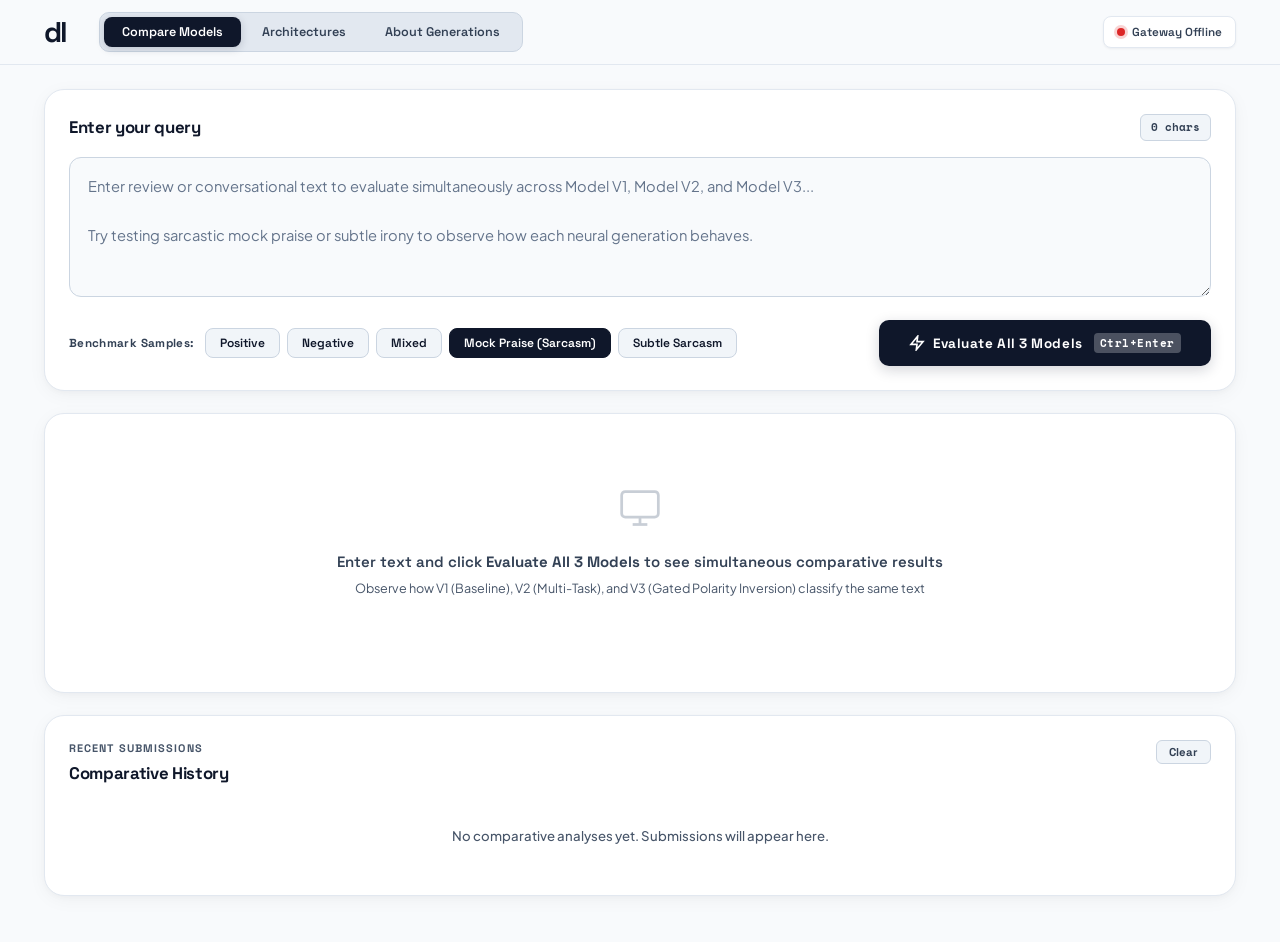
<file: frontend/index.html>
<!DOCTYPE html>
<html lang="en">

<head>
    <meta charset="UTF-8">
    <meta name="viewport" content="width=device-width, initial-scale=1.0">
    <title>dl</title>
    <meta name="description"
        content="Comparative Sentiment and Sarcasm evaluation across three generations of deep neural networks: V1 Baseline, V2 Multi-Task, and V3 Gated Polarity Inversion.">
    <link rel="preconnect" href="https://fonts.googleapis.com">
    <link rel="preconnect" href="https://fonts.gstatic.com" crossorigin>
    <link
        href="https://fonts.googleapis.com/css2?family=Oswald:wght@600;700&family=Plus+Jakarta+Sans:wght@400;500;600;700;800&family=Space+Grotesk:wght@500;600;700&family=Space+Mono:wght@400;700&display=swap"
        rel="stylesheet">
    <link rel="stylesheet" href="css/style.css">
</head>

<body>
    <!-- Top Navigation Bar -->
    <header class="topbar-wrapper">
        <nav class="topbar">
            <div class="topbar-left">
                <div class="logo">
                    <span class="logo-text">dl</span>
                </div>
                <div class="topbar-tabs">
                    <button class="tab-btn active" data-tab="analyze" id="tab-analyze">Compare Models</button>
                    <button class="tab-btn" data-tab="model" id="tab-model">Architectures</button>
                    <button class="tab-btn" data-tab="about" id="tab-about">About Generations</button>
                </div>
            </div>
            <div class="topbar-right">
                <div class="status-indicator" id="server-status">
                    <span class="status-dot"></span>
                    <span class="status-text">Checking Gateway...</span>
                </div>
                <!-- Mobile Navigation Toggle Button -->
                <button class="mobile-menu-btn" id="mobile-menu-btn" aria-label="Open Navigation Menu">
                    <svg viewBox="0 0 24 24" width="20" height="20" fill="none" stroke="currentColor" stroke-width="2.2" stroke-linecap="round">
                        <line x1="3" y1="6" x2="21" y2="6"></line>
                        <line x1="3" y1="12" x2="21" y2="12"></line>
                        <line x1="3" y1="18" x2="21" y2="18"></line>
                    </svg>
                </button>
            </div>
        </nav>
    </header>

    <!-- Collapsible Mobile Navigation Drawer -->
    <div class="mobile-drawer-overlay" id="mobile-drawer-overlay"></div>
    <aside class="mobile-drawer" id="mobile-drawer" aria-label="Mobile Navigation Drawer">
        <div class="mobile-drawer-header">
            <div class="mobile-drawer-brand">
                <span class="logo-text">dl</span>
                <span class="mobile-drawer-tag">Gateway</span>
            </div>
            <button class="mobile-drawer-close" id="mobile-drawer-close" aria-label="Close Navigation Menu">
                <svg viewBox="0 0 24 24" width="18" height="18" fill="none" stroke="currentColor" stroke-width="2.2" stroke-linecap="round" stroke-linejoin="round">
                    <line x1="18" y1="6" x2="6" y2="18"></line>
                    <line x1="6" y1="6" x2="18" y2="18"></line>
                </svg>
            </button>
        </div>

        <div class="mobile-drawer-body">
            <div class="mobile-nav-group">
                <span class="mobile-nav-label">Navigation</span>
                <div class="mobile-nav-items">
                    <button class="mobile-nav-item active" data-tab="analyze" id="drawer-nav-analyze">
                        <div class="nav-item-top-row">
                            <span class="nav-item-title">Compare Models</span>
                            <span class="nav-item-tag active">Active</span>
                        </div>
                        <span class="nav-item-subtitle">V1 vs V2 vs V3 side-by-side</span>
                    </button>
                    <button class="mobile-nav-item" data-tab="history" id="drawer-nav-history">
                        <div class="nav-item-top-row">
                            <span class="nav-item-title">Evaluation History</span>
                            <span class="nav-item-tag" id="drawer-history-count-badge">0 saved</span>
                        </div>
                        <span class="nav-item-subtitle">View past queries & full results</span>
                    </button>
                    <button class="mobile-nav-item" data-tab="model" id="drawer-nav-model">
                        <div class="nav-item-top-row">
                            <span class="nav-item-title">Architectures</span>
                            <span class="nav-item-tag">3 Models</span>
                        </div>
                        <span class="nav-item-subtitle">Layers, parameters, graphs</span>
                    </button>
                    <button class="mobile-nav-item" data-tab="about" id="drawer-nav-about">
                        <div class="nav-item-top-row">
                            <span class="nav-item-title">About Generations</span>
                        </div>
                        <span class="nav-item-subtitle">Progression and methodology</span>
                    </button>
                </div>
            </div>

            <div class="mobile-drawer-status-card">
                <div class="drawer-status-row">
                    <span class="drawer-status-label">Gateway Status</span>
                    <span class="drawer-status-badge" id="drawer-gateway-status">Active</span>
                </div>
                <div class="drawer-models-list">
                    <div class="drawer-model-item">
                        <span class="dot-sm active"></span>
                        <span>V1 Baseline</span>
                        <span class="drawer-model-stat">4.75M</span>
                    </div>
                    <div class="drawer-model-item">
                        <span class="dot-sm active"></span>
                        <span>V2 Multi-Task</span>
                        <span class="drawer-model-stat">10.61M</span>
                    </div>
                    <div class="drawer-model-item">
                        <span class="dot-sm active"></span>
                        <span>V3 Flagship</span>
                        <span class="drawer-model-stat">10.66M</span>
                    </div>
                </div>
            </div>
        </div>
    </aside>

    <!-- Main Content -->
    <main class="main-content">

        <!-- Analyze / Comparative Tab -->
        <section class="tab-panel active" id="panel-analyze">

            <!-- Input Card -->
            <div class="card input-card-full">
                <div class="card-header">
                    <h2 class="card-title">Enter your query</h2>
                    <span class="char-count" id="char-count">0 chars</span>
                </div>
                <textarea id="text-input" class="text-input"
                    placeholder="Enter review or conversational text to evaluate simultaneously across Model V1, Model V2, and Model V3...&#10;&#10;Try testing sarcastic mock praise or subtle irony to observe how each neural generation behaves."
                    spellcheck="false"></textarea>
                <div class="input-actions">
                    <div class="sample-section">
                        <span class="sample-label">Benchmark Samples:</span>
                        <div class="sample-buttons">
                            <button class="sample-btn" data-sample="positive" id="sample-positive">Positive</button>
                            <button class="sample-btn" data-sample="negative" id="sample-negative">Negative</button>
                            <button class="sample-btn" data-sample="mixed" id="sample-mixed">Mixed</button>
                            <button class="sample-btn highlight" data-sample="mock_praise" id="sample-mock-praise">Mock Praise (Sarcasm)</button>
                            <button class="sample-btn" data-sample="subtle_sarcasm" id="sample-subtle-sarcasm">Subtle Sarcasm</button>
                        </div>
                    </div>
                    <button class="analyze-btn" id="analyze-btn">
                        <svg viewBox="0 0 24 24" width="16" height="16" fill="none" stroke="currentColor"
                            stroke-width="2.5">
                            <polygon points="13 2 3 14 12 14 11 22 21 10 12 10 13 2" />
                        </svg>
                        Evaluate All 3 Models
                        <span class="kbd">Ctrl+Enter</span>
                    </button>
                </div>
            </div>

            <!-- Results Card (Comparative Multi-Model Display) -->
            <div class="card results-card-full" id="results-card">
                <!-- Empty State -->
                <div class="empty-state" id="empty-state">
                    <div class="empty-icon">
                        <svg viewBox="0 0 24 24" width="44" height="44" fill="none" stroke="currentColor"
                            stroke-width="1.5" opacity="0.35">
                            <rect x="2" y="3" width="20" height="14" rx="2" />
                            <line x1="8" y1="21" x2="16" y2="21" />
                            <line x1="12" y1="17" x2="12" y2="21" />
                        </svg>
                    </div>
                    <p class="empty-text">Enter text and click <strong>Evaluate All 3 Models</strong> to see simultaneous comparative results</p>
                    <p class="empty-subtext">Observe how V1 (Baseline), V2 (Multi-Task), and V3 (Gated Polarity Inversion) classify the same text</p>
                </div>

                <!-- Loading State -->
                <div class="loading-state hidden" id="loading-state">
                    <div class="skeleton-group">
                        <div class="skeleton skeleton-lg"></div>
                        <div class="skeleton skeleton-md"></div>
                        <div class="skeleton skeleton-bar"></div>
                    </div>
                    <p class="loading-text">Running simultaneous forward passes on Model V1, Model V2, and Model V3...</p>
                </div>

                <!-- Comparative Results State -->
                <div class="results-state hidden" id="results-state">

                    <!-- Evolution Consensus & Synthesis Banner -->
                    <div class="evolution-banner" id="evolution-banner">
                        <div class="evolution-header">
                            <div class="evolution-title-group">
                                <span class="evolution-label">Cross-Model Synthesis</span>
                                <span class="consensus-badge" id="consensus-badge">Consensus: —</span>
                                <span class="sarcasm-alert-badge" id="sarcasm-alert-badge">Sarcasm: —</span>
                            </div>
                            <span class="processing-time" id="processing-time">—</span>
                        </div>
                        <p class="evolution-insight" id="evolution-insight">—</p>
                    </div>

                    <!-- Mobile Model Focus Switcher (Only visible on mobile screens) -->
                    <div class="mobile-model-switcher" id="mobile-model-switcher">
                        <span class="switcher-label">Select Model View:</span>
                        <div class="switcher-buttons">
                            <button class="switcher-btn active" data-filter="all">All (3)</button>
                            <button class="switcher-btn" data-filter="v1">V1 Baseline</button>
                            <button class="switcher-btn" data-filter="v2">V2 Multi-Task</button>
                            <button class="switcher-btn highlight" data-filter="v3">V3 Flagship</button>
                        </div>
                    </div>

                    <!-- 3-Column Comparative Grid -->
                    <div class="models-comparison-grid" id="models-comparison-grid">

                        <!-- Model V1 Card -->
                        <div class="model-column-card card-v1" id="card-v1">
                            <div class="col-card-header">
                                <div class="col-header-left">
                                    <span class="model-tag tag-v1">V1 Baseline</span>
                                    <h3 class="model-name">Single-Task CNN-BiLSTM</h3>
                                </div>
                                <span class="model-param-pill">4.75M params</span>
                            </div>

                            <!-- Sentiment Hero -->
                            <div class="col-sentiment-box">
                                <span class="box-label">Sentiment Classification</span>
                                <div class="badge-ring-row">
                                    <div class="sentiment-badge" id="v1-sentiment-badge">
                                        <span class="sentiment-label" id="v1-sentiment-label">—</span>
                                    </div>
                                    <div class="ring-sm-wrap">
                                        <span class="ring-sm-val" id="v1-conf-val">—</span>
                                        <span class="ring-sm-sub">confidence</span>
                                    </div>
                                </div>
                            </div>

                            <!-- Prob Bars -->
                            <div class="col-prob-box">
                                <div class="prob-row-sm">
                                    <span>Positive</span>
                                    <div class="prob-bar-track-sm">
                                        <div class="prob-bar-fill-sm positive-fill" id="v1-bar-pos" style="width: 0%"></div>
                                    </div>
                                    <span id="v1-val-pos">0%</span>
                                </div>
                                <div class="prob-row-sm">
                                    <span>Negative</span>
                                    <div class="prob-bar-track-sm">
                                        <div class="prob-bar-fill-sm negative-fill" id="v1-bar-neg" style="width: 0%"></div>
                                    </div>
                                    <span id="v1-val-neg">0%</span>
                                </div>
                            </div>

                            <!-- Sarcasm & Limitations -->
                            <div class="col-limitation-box">
                                <span class="box-label">Sarcasm Awareness</span>
                                <div class="unsupported-pill">Not Supported (No Sarcasm Head)</div>
                                <p class="col-note">Cannot detect irony. Sarcastic mock praise is interpreted as literal sentiment.</p>
                            </div>
                        </div>

                        <!-- Model V2 Card -->
                        <div class="model-column-card card-v2" id="card-v2">
                            <div class="col-card-header">
                                <div class="col-header-left">
                                    <span class="model-tag tag-v2">V2 Multi-Task</span>
                                    <h3 class="model-name">CNN-BiLSTM + Incongruity</h3>
                                </div>
                                <span class="model-param-pill">10.61M params</span>
                            </div>

                            <!-- Dual Badges: Sentiment + Sarcasm -->
                            <div class="col-sentiment-box">
                                <span class="box-label">Multi-Task Predictions</span>
                                <div class="dual-badge-wrap">
                                    <div class="dual-item">
                                        <span class="mini-label">Sentiment</span>
                                        <div class="sentiment-badge-sm" id="v2-sentiment-badge">—</div>
                                        <span class="mini-conf" id="v2-sent-conf">0%</span>
                                    </div>
                                    <div class="dual-item">
                                        <span class="mini-label">Sarcasm</span>
                                        <div class="sarcasm-badge-sm" id="v2-sarcasm-badge">—</div>
                                        <span class="mini-conf" id="v2-sarc-conf">0%</span>
                                    </div>
                                </div>
                            </div>

                            <!-- Interpretation -->
                            <div class="col-interpretation-box">
                                <span class="box-label">Interpretation</span>
                                <div class="interpretation-pill-sm" id="v2-interpretation-pill">—</div>
                            </div>

                            <!-- Incongruity Score -->
                            <div class="col-incongruity-box">
                                <div class="incongruity-header-sm">
                                    <span class="box-label">Sequence Incongruity</span>
                                    <span class="incongruity-val-sm" id="v2-incongruity-val">0.00</span>
                                </div>
                                <div class="prob-bar-track-sm">
                                    <div class="incongruity-bar-fill" id="v2-incongruity-bar" style="width: 0%"></div>
                                </div>
                            </div>

                            <!-- Attended Subwords -->
                            <div class="col-subwords-box">
                                <div class="subwords-header-sm">
                                    <span class="box-label">Attended Subwords</span>
                                    <span class="subwords-meta-pill">Contextual Focus</span>
                                </div>
                                <div class="subwords-list-container">
                                    <div class="subwords-list-sm" id="v2-subwords-list">
                                        <span class="subword-empty">—</span>
                                    </div>
                                </div>
                            </div>
                        </div>

                        <!-- Model V3 Card (Flagship) -->
                        <div class="model-column-card card-v3 flagship" id="card-v3">
                            <div class="col-card-header">
                                <div class="col-header-left">
                                    <div class="tag-row">
                                        <span class="model-tag tag-v3">V3 Flagship</span>
                                        <span class="flagship-badge">Gated Inversion</span>
                                    </div>
                                    <h3 class="model-name">Multi-Task Gated Inversion</h3>
                                </div>
                                <span class="model-param-pill highlight">10.66M params</span>
                            </div>

                            <!-- Dual Badges: Sentiment + Sarcasm -->
                            <div class="col-sentiment-box">
                                <span class="box-label">Multi-Task Predictions</span>
                                <div class="dual-badge-wrap">
                                    <div class="dual-item">
                                        <span class="mini-label">Sentiment</span>
                                        <div class="sentiment-badge-sm" id="v3-sentiment-badge">—</div>
                                        <span class="mini-conf" id="v3-sent-conf">0%</span>
                                    </div>
                                    <div class="dual-item">
                                        <span class="mini-label">Sarcasm</span>
                                        <div class="sarcasm-badge-sm" id="v3-sarcasm-badge">—</div>
                                        <span class="mini-conf" id="v3-sarc-conf">0%</span>
                                    </div>
                                </div>
                            </div>

                            <!-- Interpretation Banner -->
                            <div class="col-interpretation-box highlight-box">
                                <div class="interpretation-header-sm">
                                    <span class="box-label">Semantic Interpretation</span>
                                    <span class="inversion-status-pill" id="v3-inversion-status">Inversion Active</span>
                                </div>
                                <div class="interpretation-pill-sm highlight" id="v3-interpretation-pill">—</div>
                            </div>

                            <!-- Incongruity Score -->
                            <div class="col-incongruity-box">
                                <div class="incongruity-header-sm">
                                    <span class="box-label">Sequence Incongruity</span>
                                    <span class="incongruity-val-sm highlight" id="v3-incongruity-val">0.00</span>
                                </div>
                                <div class="prob-bar-track-sm">
                                    <div class="incongruity-bar-fill v3-fill" id="v3-incongruity-bar" style="width: 0%"></div>
                                </div>
                            </div>

                            <!-- Attended Subwords -->
                            <div class="col-subwords-box highlight-box">
                                <div class="subwords-header-sm">
                                    <span class="box-label">Explainable Attention Tokens</span>
                                    <span class="subwords-meta-pill highlight">Multi-Head Attn</span>
                                </div>
                                <div class="subwords-list-container highlight">
                                    <div class="subwords-list-sm" id="v3-subwords-list">
                                        <span class="subword-empty">—</span>
                                    </div>
                                </div>
                            </div>
                        </div>

                    </div>
                </div>

                <!-- Error State -->
                <div class="error-state hidden" id="error-state">
                    <svg viewBox="0 0 24 24" width="40" height="40" fill="none" stroke="#ef4444" stroke-width="1.5">
                        <circle cx="12" cy="12" r="10" />
                        <line x1="15" y1="9" x2="9" y2="15" />
                        <line x1="9" y1="9" x2="15" y2="15" />
                    </svg>
                    <p class="error-text" id="error-text">Failed to connect to the Multi-Model gateway</p>
                    <button class="retry-btn" id="retry-btn">Try Again</button>
                </div>
            </div>

            <!-- Analysis History -->
            <div class="card history-card" id="history-card">
                <div class="card-header">
                    <div class="header-titles">
                        <span class="sub-header-label">Recent Submissions</span>
                        <h2 class="card-title">Comparative History</h2>
                    </div>
                    <button class="clear-btn" id="clear-history-btn">Clear</button>
                </div>
                <div class="history-list" id="history-list">
                    <p class="history-empty">No comparative analyses yet. Submissions will appear here.</p>
                </div>
            </div>
        </section>

        <!-- Evaluation History Tab Panel (Dedicated Full View) -->
        <section class="tab-panel" id="panel-history">
            <div class="history-view-container">
                <div class="card history-view-card">
                    <div class="card-header">
                        <div class="header-titles">
                            <span class="sub-header-label">Saved Inferences</span>
                            <h2 class="card-title">Evaluation History</h2>
                        </div>
                        <button class="clear-btn" id="history-view-clear-btn">Clear All</button>
                    </div>
                    <p class="history-view-desc">
                        Select any past evaluation to reload the query and inspect the complete multi-model results instantly.
                    </p>
                    <div class="history-view-list" id="history-view-list">
                        <!-- Populated by JavaScript -->
                    </div>
                </div>
            </div>
        </section>

        <!-- Architectures Tab -->
        <section class="tab-panel" id="panel-model">
            <!-- 1. Architecture Pipeline Overview View -->
            <div class="arch-overview-view" id="arch-overview-view">
                <div class="model-grid">

                    <!-- Model Selector Bar -->
                    <div class="card model-selector-card">
                        <div class="model-selector-header">
                            <span class="section-label">Select Architecture to Inspect:</span>
                        </div>
                        <div class="model-selector-bar">
                            <button class="model-nav-btn active" data-model="v3" id="btn-select-v3">Model V3 (Flagship Gated Inversion)</button>
                            <button class="model-nav-btn" data-model="v2" id="btn-select-v2">Model V2 (Multi-Task + Incongruity)</button>
                            <button class="model-nav-btn" data-model="v1" id="btn-select-v1">Model V1 (Baseline Single-Task)</button>
                        </div>
                    </div>

                    <!-- Architecture Pipeline -->
                    <div class="card arch-pipeline-card">
                        <div class="card-header">
                            <div class="header-titles">
                                <span class="sub-header-label">Interactive Feed-Forward Topology</span>
                                <h2 class="card-title" id="arch-card-title">Neural Architecture Pipeline</h2>
                            </div>
                            <span class="arch-hint-pill">Click any layer to inspect deep dive</span>
                        </div>
                        <p class="arch-interactive-note">
                            Click any component node in the pipeline below or any row in the specifications table to inspect its mathematical formulation, training recipe, tensor flow, concrete walkthrough example, and ablation failure analysis.
                        </p>
                        <!-- Quick Component Directory -->
                        <div class="arch-quick-directory" id="arch-quick-directory">
                            <span class="quick-dir-label">Quick Inspect:</span>
                            <div class="quick-dir-chips" id="quick-dir-chips">
                                <button class="quick-chip-btn" data-component="bpe_tokenizer">BPE Tokenizer</button>
                                <button class="quick-chip-btn" data-component="glove_embeddings">GloVe 300d</button>
                                <button class="quick-chip-btn" data-component="multiscale_cnn">Multi-Scale CNN</button>
                                <button class="quick-chip-btn" data-component="bilstm">Deep BiLSTM</button>
                                <button class="quick-chip-btn" data-component="incongruity_module">Incongruity Module</button>
                                <button class="quick-chip-btn" data-component="multihead_attention">Multi-Head Attn</button>
                                <button class="quick-chip-btn highlight" data-component="gated_polarity_inversion">Gated Inversion</button>
                                <button class="quick-chip-btn" data-component="multitask_heads">Dual Heads</button>
                            </div>
                        </div>
                        <div class="arch-pipeline" id="arch-pipeline">
                            <!-- Populated dynamically based on selected model -->
                        </div>
                    </div>

                    <!-- Layer Details -->
                    <div class="card">
                        <div class="card-header">
                            <div class="header-titles">
                                <span class="sub-header-label">Tensor Dimensions</span>
                                <h2 class="card-title">Layer Specifications & Parameter Counts</h2>
                            </div>
                        </div>
                        <div class="layers-table-wrap">
                            <table class="layers-table" id="layers-table">
                                <thead>
                                    <tr>
                                        <th>Layer</th>
                                        <th>Type</th>
                                        <th>Output Shape</th>
                                        <th>Params</th>
                                    </tr>
                                </thead>
                                <tbody id="layers-tbody">
                                    <tr>
                                        <td colspan="4" class="table-loading">Loading model specifications...</td>
                                    </tr>
                                </tbody>
                            </table>
                        </div>
                    </div>

                    <!-- Training Metrics -->
                    <div class="card metrics-card">
                        <div class="card-header">
                            <div class="header-titles">
                                <span class="sub-header-label">Empirical Evaluation</span>
                                <h2 class="card-title">Training & Validation Metrics</h2>
                            </div>
                        </div>
                        <div class="metrics-grid" id="metrics-grid">
                            <div class="metric-tile">
                                <span class="metric-val" id="metric-accuracy">—</span>
                                <span class="metric-label" id="metric-acc-label">Sentiment Accuracy</span>
                            </div>
                            <div class="metric-tile">
                                <span class="metric-val" id="metric-sarcasm">—</span>
                                <span class="metric-label" id="metric-sarc-label">Sarcasm Accuracy</span>
                            </div>
                            <div class="metric-tile">
                                <span class="metric-val" id="metric-loss">—</span>
                                <span class="metric-label">Test Loss</span>
                            </div>
                            <div class="metric-tile">
                                <span class="metric-val" id="metric-epochs">—</span>
                                <span class="metric-label">Epochs</span>
                            </div>
                            <div class="metric-tile">
                                <span class="metric-val" id="metric-params">—</span>
                                <span class="metric-label">Parameters</span>
                            </div>
                            <div class="metric-tile">
                                <span class="metric-val" id="metric-dataset">—</span>
                                <span class="metric-label">Dataset</span>
                            </div>
                            <div class="metric-tile">
                                <span class="metric-val" id="metric-vocab">—</span>
                                <span class="metric-label">Vocab Size</span>
                            </div>
                        </div>

                        <!-- Training History Chart -->
                        <div class="chart-section">
                            <h3 class="section-label" id="chart-title">Validation Accuracy Trajectory</h3>
                            <canvas id="history-chart" width="600" height="250"></canvas>
                        </div>
                    </div>
                </div>
            </div>

            <!-- 2. Full-Page Component Deep Dive View -->
            <div class="arch-detail-view hidden" id="arch-detail-view">
                <!-- Top Navigation & Back Action -->
                <div class="arch-detail-topbar">
                    <button class="arch-back-btn" id="arch-back-to-pipeline" type="button" aria-label="Return to Architecture Pipeline">
                        <svg viewBox="0 0 24 24" width="18" height="18" fill="none" stroke="currentColor" stroke-width="2.3" stroke-linecap="round" stroke-linejoin="round">
                            <line x1="19" y1="12" x2="5" y2="12"></line>
                            <polyline points="12 19 5 12 12 5"></polyline>
                        </svg>
                        <span>Back to Architecture Pipeline</span>
                    </button>
                    <div class="arch-detail-topbar-nav">
                        <button class="arch-nav-pill-btn" id="detail-top-btn-prev" type="button" aria-label="Previous component">
                            <svg viewBox="0 0 24 24" width="14" height="14" fill="none" stroke="currentColor" stroke-width="2">
                                <polyline points="15 18 9 12 15 6"></polyline>
                            </svg>
                            <span id="detail-top-prev-label">Previous</span>
                        </button>
                        <button class="arch-nav-pill-btn" id="detail-top-btn-next" type="button" aria-label="Next component">
                            <span id="detail-top-next-label">Next</span>
                            <svg viewBox="0 0 24 24" width="14" height="14" fill="none" stroke="currentColor" stroke-width="2">
                                <polyline points="9 18 15 12 9 6"></polyline>
                            </svg>
                        </button>
                    </div>
                </div>

                <!-- Main Component Deep Dive Card -->
                <div class="card arch-detail-card">
                    <div class="arch-detail-header">
                        <div class="arch-detail-title-group">
                            <div class="arch-modal-badge-row">
                                <span class="modal-badge-mono" id="modal-badge-mono">LAYER</span>
                                <span class="modal-badge-category" id="modal-badge-category">Category</span>
                                <span class="modal-badge-models" id="modal-badge-models">Model V3</span>
                            </div>
                            <h2 class="arch-detail-title" id="modal-component-title">Component Title</h2>
                            <span class="arch-detail-sub" id="modal-component-sub">Detailed Specification</span>
                        </div>
                    </div>

                    <!-- Section Navigation Tabs -->
                    <div class="arch-modal-nav" id="arch-modal-nav" aria-label="Component Deep Dive Sections">
                        <button class="modal-tab-btn active" data-section="overview">Overview & Concept</button>
                        <button class="modal-tab-btn" data-section="training">Training & Data Fed</button>
                        <button class="modal-tab-btn" data-section="diagram">Tensor Flow & Diagram</button>
                        <button class="modal-tab-btn" data-section="traversal">Traversal Example</button>
                        <button class="modal-tab-btn" data-section="ablation">What If Absent?</button>
                    </div>

                    <!-- Body Content -->
                    <div class="arch-modal-body" id="arch-modal-body">
                        <!-- Injected dynamically by JS -->
                    </div>

                    <!-- Footer Navigation -->
                    <div class="arch-detail-footer">
                        <button class="arch-back-btn bottom" id="arch-back-bottom-btn" type="button">
                            <svg viewBox="0 0 24 24" width="16" height="16" fill="none" stroke="currentColor" stroke-width="2.3" stroke-linecap="round" stroke-linejoin="round">
                                <line x1="19" y1="12" x2="5" y2="12"></line>
                                <polyline points="12 19 5 12 12 5"></polyline>
                            </svg>
                            <span>Back to Architecture Pipeline</span>
                        </button>
                        <div class="modal-footer-nav">
                            <button class="modal-foot-btn" id="modal-btn-prev" type="button">Previous Component</button>
                            <button class="modal-foot-btn" id="modal-btn-next" type="button">Next Component</button>
                        </div>
                    </div>
                </div>
            </div>
        </section>

        <!-- About Generations Tab -->
        <section class="tab-panel" id="panel-about">
            <div class="about-content">
                <div class="card">
                    <div class="card-header">
                        <div class="header-titles">
                            <span class="sub-header-label">Evolutionary Progression</span>
                            <h2 class="about-title">Evolution of dl (V1 vs V2 vs V3)</h2>
                        </div>
                    </div>
                    <p class="about-desc">
                        dl evolved through three distinct deep learning generations, systematically advancing from
                        single-task sentiment classification to multi-task learning, and finally to gated polarity inversion for
                        resolving subtle sarcasm and mock praise.
                    </p>

                    <div class="about-grid">
                        <div class="about-card">
                            <h3>Generation 1: Baseline Single-Task</h3>
                            <p>Trained with a basic CNN-BiLSTM-Attention backbone (4.75M parameters).
                                Features a whitespace tokenizer. While effective on direct sentiment, it lacks sarcasm awareness and
                                systematically misclassifies sarcastic mock praise as positive sentiment.</p>
                        </div>
                        <div class="about-card">
                            <h3>Generation 2: Multi-Task Incongruity</h3>
                            <p>Trained with GloVe 300d embeddings (10.61M parameters). Introduced a Rust BPE tokenizer (30,000 subwords),
                                4-scale parallel CNNs (k=2,3,5,7), and sequence incongruity detection. Added a dedicated sarcasm head
                                but still suffered from mock praise confusion when surface positive tokens were dominant.</p>
                        </div>
                        <div class="about-card">
                            <h3>Generation 3: Gated Polarity Inversion</h3>
                            <p>Trained on the hybrid corpus with GloVe 300d embeddings (10.66M parameters).
                                Introduces a multiplicative Gated Polarity Inversion head: when sarcasm is detected ($p_{sarc} \approx 1$),
                                the feature multiplier flips to $-1$, dynamically inverting surface positive features to negative sentiment.</p>
                        </div>
                        <div class="about-card">
                            <h3>Comparative Multi-Model Architecture</h3>
                            <p>All three models are executed simultaneously in memory using PyTorch.
                                Side-by-side evaluation provides empirical verification of architectural progression across generations.</p>
                        </div>
                    </div>

                    <div class="tech-badges">
                        <span class="badge">PyTorch</span>
                        <span class="badge">FastAPI Gateway</span>
                        <span class="badge">Multi-Model Ensemble</span>
                        <span class="badge">Gated Polarity Inversion</span>
                        <span class="badge">Split-and-Compare Incongruity</span>
                        <span class="badge">Rust BPE Tokenizer</span>
                        <span class="badge">GloVe 300d</span>
                    </div>
                </div>
            </div>
        </section>

    </main>

    <script src="js/env.js"></script>
    <script src="js/arch-data.js"></script>
    <script src="js/app.js"></script>
</body>

</html>
</file>
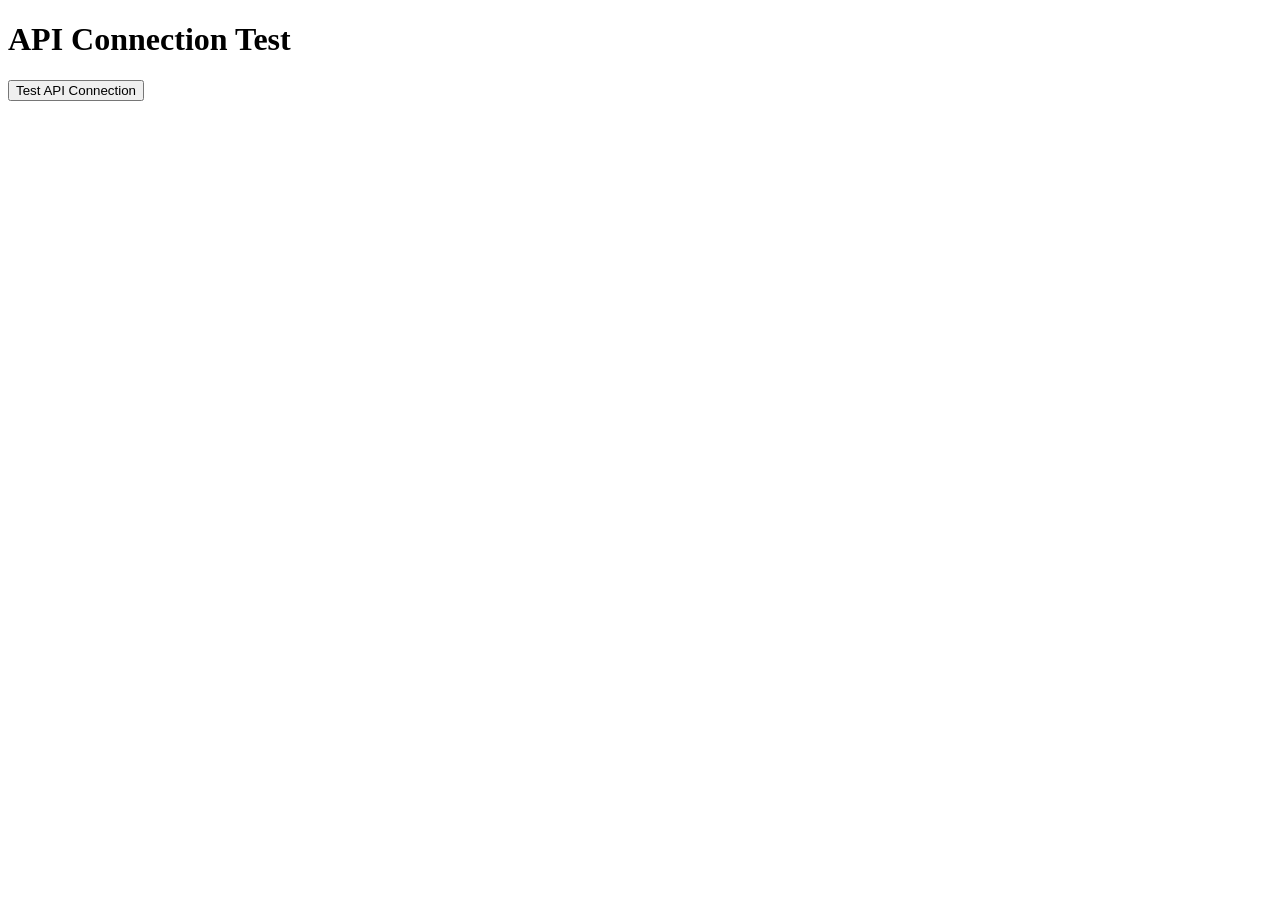
<file: frontend/test.html>
<!DOCTYPE html>
<html lang="en">
<head>
    <meta charset="UTF-8">
    <meta name="viewport" content="width=device-width, initial-scale=1.0">
    <title>API Test</title>
</head>
<body>
    <h1>API Connection Test</h1>
    <button onclick="testAPI()">Test API Connection</button>
    <div id="result"></div>

    <script>
        async function testAPI() {
            const resultDiv = document.getElementById('result');
            resultDiv.innerHTML = 'Testing...';

            try {
                console.log('Making API call...');
                const response = await fetch('http://localhost:8001/predict', {
                    method: 'POST',
                    headers: {
                        'Content-Type': 'application/json',
                    },
                    body: JSON.stringify({ text: 'This is a test message' })
                });

                console.log('Response status:', response.status);
                const data = await response.json();
                console.log('Response data:', data);

                resultDiv.innerHTML = `
                    <h2>[Success]</h2>
                    <pre>${JSON.stringify(data, null, 2)}</pre>
                `;
            } catch (error) {
                console.error('Error:', error);
                resultDiv.innerHTML = `
                    <h2>[Error]</h2>
                    <p>${error.message}</p>
                `;
            }
        }
    </script>
</body>
</html>
</file>
<file: frontend/css/style.css>
/* ==========================================================================
   dl — Design System & Styles
   Minimalist Light Slate Aesthetic (Google CTF & Space Grotesk Typography)
   High-Contrast Light Theme & Mobile-First Reactivity
   ========================================================================== */

/* --- Reset & Root Variables -------------------------------------------- */
*, *::before, *::after {
    margin: 0;
    padding: 0;
    box-sizing: border-box;
}

:root {
    /* Palette: High-Contrast Minimalist Light Slate */
    --bg-page: #f8fafc;
    --bg-card: #ffffff;
    --bg-subtle: #f1f5f9;
    --bg-pill: #e2e8f0;
    --bg-input: #f8fafc;
    --bg-input-focus: #ffffff;
    
    /* Borders: Crisp, High-Definition Boundaries */
    --border-light: #e2e8f0;
    --border-strong: #cbd5e1;
    --border-dark: #0f172a;

    /* Text: Deep Charcoal Slate for Maximum Legibility */
    --text-primary: #0f172a;
    --text-secondary: #334155;
    --text-muted: #475569;
    --text-faint: #64748b;
    --text-inverse: #ffffff;

    /* Semantic Tints (High-contrast text on pastel surfaces) */
    --positive-text: #065f46;
    --positive-bg: #d1fae5;
    --positive-border: #10b981;
    --positive-fill: #059669;
    
    --negative-text: #991b1b;
    --negative-bg: #fee2e2;
    --negative-border: #ef4444;
    --negative-fill: #dc2626;
    
    --warning-text: #78350f;
    --warning-bg: #fef3c7;
    --warning-border: #f59e0b;

    --indigo-text: #312e81;
    --indigo-bg: #eef2ff;
    --indigo-border: #a5b4fc;
    --indigo-fill: #6366f1;

    --dark-solid: #0f172a;

    /* Typography (Google CTF Space Grotesk + Plus Jakarta Sans + Space Mono) */
    --font-heading: 'Space Grotesk', 'Plus Jakarta Sans', -apple-system, BlinkMacSystemFont, sans-serif;
    --font-body: 'Plus Jakarta Sans', -apple-system, BlinkMacSystemFont, 'Segoe UI', Roboto, sans-serif;
    --font-mono: 'Space Mono', 'JetBrains Mono', Consolas, monospace;
    --font-condensed: 'Oswald', 'Space Grotesk', sans-serif;

    /* Shadows */
    --shadow-sm: 0 1px 3px rgba(15, 23, 42, 0.04), 0 1px 2px rgba(15, 23, 42, 0.02);
    --shadow-card: 0 4px 20px -2px rgba(15, 23, 42, 0.05), 0 2px 6px -1px rgba(15, 23, 42, 0.03);
    --shadow-elevated: 0 12px 28px -4px rgba(15, 23, 42, 0.08), 0 4px 12px -2px rgba(15, 23, 42, 0.04);

    /* Radii - Clean Rectangular Aesthetic with Curved Edges */
    --radius-xs: 4px;
    --radius-badge: 6px;
    --radius-sm: 8px;
    --radius-btn: 10px;
    --radius-md: 12px;
    --radius-lg: 16px;
    --radius-card: 20px;
    --radius-pill: 8px;

    /* Transitions */
    --transition-fast: 150ms cubic-bezier(0.4, 0, 0.2, 1);
    --transition-smooth: 220ms cubic-bezier(0.4, 0, 0.2, 1);
}

html {
    font-size: 15px;
    -webkit-font-smoothing: antialiased;
    -moz-osx-font-smoothing: grayscale;
    scroll-behavior: smooth;
    background-color: var(--bg-page);
}

body {
    font-family: var(--font-body);
    background-color: var(--bg-page);
    color: var(--text-primary);
    line-height: 1.55;
    min-height: 100vh;
    overflow-x: hidden;
    width: 100%;
}

/* --- Top Navigation Bar ------------------------------------------------- */
.topbar-wrapper {
    position: sticky;
    top: 0;
    z-index: 100;
    background: rgba(248, 250, 252, 0.92);
    backdrop-filter: blur(18px);
    -webkit-backdrop-filter: blur(18px);
    border-bottom: 1.5px solid var(--border-light);
}

.topbar {
    max-width: 1240px;
    margin: 0 auto;
    display: flex;
    align-items: center;
    justify-content: space-between;
    padding: 12px 24px;
    gap: 16px;
}

.topbar-left {
    display: flex;
    align-items: center;
    gap: 32px;
}

/* Logo: Standalone 'dl' */
.logo {
    display: flex;
    align-items: center;
    text-decoration: none;
    user-select: none;
}

.logo-text {
    font-family: var(--font-heading);
    font-size: 1.9rem;
    font-weight: 800;
    letter-spacing: -0.06em;
    color: var(--text-primary);
    text-transform: lowercase;
    line-height: 1;
}

/* Segmented Control Tabs */
.topbar-tabs {
    display: inline-flex;
    background: var(--bg-pill);
    padding: 4px;
    border-radius: var(--radius-btn);
    gap: 3px;
    border: 1px solid var(--border-strong);
}

.tab-btn {
    background: transparent;
    border: none;
    color: var(--text-secondary);
    font-family: var(--font-heading);
    font-size: 0.84rem;
    font-weight: 600;
    padding: 7px 18px;
    border-radius: var(--radius-sm);
    cursor: pointer;
    transition: all var(--transition-fast);
    white-space: nowrap;
}

.tab-btn:hover {
    color: var(--text-primary);
}

.tab-btn.active {
    background: var(--dark-solid);
    color: var(--text-inverse);
    box-shadow: 0 2px 8px rgba(15, 23, 42, 0.18);
}

.topbar-right {
    display: flex;
    align-items: center;
}

.status-indicator {
    display: flex;
    align-items: center;
    gap: 7px;
    font-size: 0.78rem;
    font-weight: 600;
    font-family: var(--font-heading);
    color: var(--text-secondary);
    background: var(--bg-card);
    padding: 6px 13px;
    border-radius: var(--radius-sm);
    border: 1.5px solid var(--border-light);
    box-shadow: var(--shadow-sm);
    cursor: pointer;
    user-select: none;
    transition: all var(--transition-fast);
}

.status-indicator:hover {
    border-color: var(--border-strong);
    background: var(--bg-hover);
}

.status-dot {
    width: 8px;
    height: 8px;
    border-radius: 50%;
    background: var(--border-strong);
    transition: background var(--transition-fast);
}

.status-dot.online {
    background: var(--positive-fill);
    box-shadow: 0 0 0 3px rgba(5, 150, 105, 0.2);
}

.status-dot.offline {
    background: var(--negative-fill);
    box-shadow: 0 0 0 3px rgba(220, 38, 38, 0.2);
}

.status-dot.checking {
    background: var(--warning-border);
    animation: pulse-dot 1.2s ease infinite;
}

@keyframes pulse-dot {
    0%, 100% { opacity: 1; transform: scale(1); }
    50% { opacity: 0.4; transform: scale(0.85); }
}

/* --- Main Content Layout ------------------------------------------------ */
.main-content {
    max-width: 1240px;
    margin: 0 auto;
    padding: 24px;
}

.tab-panel {
    display: none;
    animation: fadeIn 220ms cubic-bezier(0.4, 0, 0.2, 1);
}

.tab-panel.active {
    display: block;
}

@keyframes fadeIn {
    from { opacity: 0; transform: translateY(6px); }
    to { opacity: 1; transform: translateY(0); }
}

/* --- Cards Standard ----------------------------------------------------- */
.card {
    background: var(--bg-card);
    border: 1.5px solid var(--border-light);
    border-radius: var(--radius-card);
    padding: 24px;
    box-shadow: var(--shadow-card);
    margin-bottom: 22px;
    transition: border-color var(--transition-smooth), box-shadow var(--transition-smooth);
}

.card:hover {
    border-color: var(--border-strong);
    box-shadow: var(--shadow-elevated);
}

.card-header {
    display: flex;
    align-items: flex-start;
    justify-content: space-between;
    margin-bottom: 16px;
    gap: 12px;
}

.header-titles {
    display: flex;
    flex-direction: column;
    gap: 3px;
}

.sub-header-label {
    font-family: var(--font-heading);
    font-size: 0.73rem;
    letter-spacing: 0.1em;
    text-transform: uppercase;
    font-weight: 700;
    color: var(--text-muted);
}

.card-title {
    font-family: var(--font-heading);
    font-size: 1.12rem;
    font-weight: 700;
    color: var(--text-primary);
    letter-spacing: -0.02em;
}

/* --- Input Card --------------------------------------------------------- */
.char-count {
    font-size: 0.74rem;
    font-weight: 600;
    color: var(--text-secondary);
    font-family: var(--font-mono);
    background: var(--bg-subtle);
    border: 1px solid var(--border-strong);
    padding: 4px 10px;
    border-radius: var(--radius-badge);
}

.text-input {
    width: 100%;
    min-height: 140px;
    max-height: 380px;
    resize: vertical;
    background: var(--bg-input);
    border: 1.5px solid var(--border-strong);
    border-radius: var(--radius-md);
    padding: 16px 18px;
    color: var(--text-primary);
    font-family: var(--font-body);
    font-size: 0.98rem;
    line-height: 1.65;
    transition: all var(--transition-fast);
}

.text-input::placeholder {
    color: var(--text-faint);
}

.text-input:focus {
    outline: none;
    background: var(--bg-input-focus);
    border-color: var(--border-dark);
    box-shadow: 0 0 0 4px rgba(15, 23, 42, 0.06);
}

.input-actions {
    display: flex;
    align-items: center;
    justify-content: space-between;
    margin-top: 18px;
    flex-wrap: wrap;
    gap: 16px;
}

.sample-section {
    display: flex;
    align-items: center;
    gap: 12px;
    flex-wrap: wrap;
}

.sample-label {
    font-family: var(--font-heading);
    font-size: 0.78rem;
    font-weight: 700;
    color: var(--text-secondary);
    letter-spacing: 0.03em;
}

.sample-buttons {
    display: flex;
    align-items: center;
    gap: 7px;
    flex-wrap: wrap;
}

.sample-btn {
    background: var(--bg-subtle);
    border: 1.5px solid var(--border-strong);
    color: var(--text-primary);
    font-family: var(--font-heading);
    font-size: 0.8rem;
    font-weight: 600;
    padding: 6px 14px;
    border-radius: var(--radius-sm);
    cursor: pointer;
    transition: all var(--transition-fast);
}

.sample-btn:hover {
    background: #e2e8f0;
    color: var(--text-primary);
    border-color: #94a3b8;
}

.sample-btn.highlight {
    background: var(--dark-solid);
    color: var(--text-inverse);
    border-color: var(--dark-solid);
}

.sample-btn.highlight:hover {
    background: #1e293b;
}

/* Primary Action Button (Curved Rectangle Aesthetic) */
.analyze-btn {
    display: inline-flex;
    align-items: center;
    justify-content: center;
    gap: 8px;
    background: var(--dark-solid);
    color: var(--text-inverse);
    border: none;
    padding: 13px 30px;
    border-radius: var(--radius-btn);
    font-family: var(--font-heading);
    font-size: 0.9rem;
    font-weight: 700;
    letter-spacing: 0.04em;
    cursor: pointer;
    box-shadow: 0 4px 14px rgba(15, 23, 42, 0.18);
    transition: all var(--transition-fast);
}

.analyze-btn:hover {
    background: #1e293b;
    transform: translateY(-1px);
    box-shadow: 0 6px 20px rgba(15, 23, 42, 0.24);
}

.analyze-btn:active {
    transform: translateY(0);
}

.analyze-btn:disabled {
    opacity: 0.45;
    cursor: not-allowed;
    transform: none;
    box-shadow: none;
}

.analyze-btn svg {
    flex-shrink: 0;
}

.kbd {
    font-size: 0.7rem;
    font-family: var(--font-mono);
    background: rgba(255, 255, 255, 0.25);
    padding: 2px 6px;
    border-radius: 4px;
    margin-left: 3px;
    font-weight: 700;
}

/* --- Results Card States ------------------------------------------------ */
.results-card-full {
    min-height: 280px;
}

.empty-state {
    display: flex;
    flex-direction: column;
    align-items: center;
    justify-content: center;
    text-align: center;
    padding: 48px 24px;
}

.empty-icon {
    margin-bottom: 14px;
    color: var(--text-faint);
}

.empty-text {
    font-family: var(--font-heading);
    font-size: 1rem;
    color: var(--text-secondary);
    font-weight: 600;
}

.empty-subtext {
    font-size: 0.84rem;
    color: var(--text-muted);
    margin-top: 6px;
}

/* Skeleton Loading */
.loading-state {
    display: flex;
    flex-direction: column;
    align-items: center;
    padding: 36px 16px;
}

.skeleton-group {
    width: 100%;
    max-width: 680px;
    display: flex;
    flex-direction: column;
    gap: 12px;
}

.skeleton {
    background: linear-gradient(90deg, #f1f5f9 25%, #e2e8f0 50%, #f1f5f9 75%);
    background-size: 200% 100%;
    animation: shimmer 1.5s ease infinite;
    border-radius: var(--radius-sm);
}

.skeleton-lg { height: 44px; width: 60%; }
.skeleton-md { height: 22px; width: 85%; }
.skeleton-bar { height: 28px; width: 100%; }

@keyframes shimmer {
    0% { background-position: 200% 0; }
    100% { background-position: -200% 0; }
}

.loading-text {
    font-family: var(--font-heading);
    font-size: 0.88rem;
    color: var(--text-secondary);
    margin-top: 18px;
    font-weight: 600;
}

/* --- Cross-Model Consensus Banner --------------------------------------- */
.evolution-banner {
    background: var(--bg-subtle);
    border: 1.5px solid var(--border-strong);
    border-radius: var(--radius-lg);
    padding: 18px 22px;
    margin-bottom: 24px;
}

.evolution-header {
    display: flex;
    align-items: center;
    justify-content: space-between;
    flex-wrap: wrap;
    gap: 12px;
    margin-bottom: 12px;
}

.evolution-title-group {
    display: flex;
    align-items: center;
    gap: 10px;
    flex-wrap: wrap;
}

.evolution-label {
    font-family: var(--font-heading);
    font-size: 0.74rem;
    letter-spacing: 0.12em;
    text-transform: uppercase;
    font-weight: 700;
    color: var(--text-muted);
}

.consensus-badge {
    padding: 5px 14px;
    border-radius: var(--radius-sm);
    font-family: var(--font-heading);
    font-size: 0.8rem;
    font-weight: 700;
    letter-spacing: 0.02em;
}

.consensus-badge.pos {
    background: var(--positive-bg);
    color: var(--positive-text);
    border: 1.5px solid var(--positive-border);
}

.consensus-badge.neg {
    background: var(--negative-bg);
    color: var(--negative-text);
    border: 1.5px solid var(--negative-border);
}

.sarcasm-alert-badge {
    padding: 5px 14px;
    border-radius: var(--radius-sm);
    font-family: var(--font-heading);
    font-size: 0.8rem;
    font-weight: 600;
    background: var(--bg-card);
    color: var(--text-primary);
    border: 1.5px solid var(--border-strong);
}

.processing-time {
    font-size: 0.78rem;
    font-family: var(--font-mono);
    font-weight: 700;
    color: var(--text-secondary);
    background: var(--bg-card);
    padding: 4px 10px;
    border-radius: var(--radius-badge);
    border: 1.5px solid var(--border-light);
}

.evolution-insight {
    font-size: 0.92rem;
    color: var(--text-primary);
    line-height: 1.6;
    font-weight: 500;
}

/* --- 3-Column Comparative Grid ------------------------------------------ */
.models-comparison-grid {
    display: grid;
    grid-template-columns: repeat(3, 1fr);
    gap: 20px;
}

.model-column-card {
    background: var(--bg-card);
    border: 1.5px solid var(--border-strong);
    border-radius: var(--radius-lg);
    padding: 22px;
    display: flex;
    flex-direction: column;
    gap: 16px;
    transition: transform var(--transition-fast), border-color var(--transition-fast), box-shadow var(--transition-fast);
}

.model-column-card:hover {
    transform: translateY(-2px);
    box-shadow: var(--shadow-card);
}

.model-column-card.flagship {
    border-color: #94a3b8;
    background: linear-gradient(180deg, #ffffff 0%, #f8fafc 100%);
    box-shadow: 0 4px 18px rgba(15, 23, 42, 0.05);
}

/* Card Header */
.col-card-header {
    display: flex;
    align-items: flex-start;
    justify-content: space-between;
    gap: 10px;
}

.col-header-left {
    display: flex;
    flex-direction: column;
    gap: 6px;
}

.tag-row {
    display: flex;
    align-items: center;
    gap: 6px;
}

.model-tag {
    font-family: var(--font-heading);
    font-size: 0.72rem;
    font-weight: 800;
    letter-spacing: 0.06em;
    text-transform: uppercase;
    padding: 3px 10px;
    border-radius: var(--radius-badge);
}

.tag-v1 {
    background: #e2e8f0;
    color: var(--text-primary);
    border: 1px solid var(--border-strong);
}

.tag-v2 {
    background: #dbeafe;
    color: #1e40af;
    border: 1.5px solid #93c5fd;
}

.tag-v3 {
    background: var(--dark-solid);
    color: var(--text-inverse);
}

.flagship-badge {
    font-family: var(--font-heading);
    font-size: 0.68rem;
    font-weight: 800;
    background: var(--indigo-bg);
    color: var(--indigo-text);
    border: 1px solid var(--indigo-border);
    padding: 2px 8px;
    border-radius: var(--radius-badge);
    text-transform: uppercase;
    letter-spacing: 0.04em;
}

.model-name {
    font-family: var(--font-heading);
    font-size: 1.02rem;
    font-weight: 700;
    color: var(--text-primary);
    letter-spacing: -0.01em;
}

.model-param-pill {
    font-family: var(--font-mono);
    font-size: 0.74rem;
    font-weight: 700;
    color: var(--text-primary);
    background: #e2e8f0;
    border: 1px solid var(--border-strong);
    padding: 4px 9px;
    border-radius: var(--radius-badge);
    white-space: nowrap;
}

.model-param-pill.highlight {
    background: var(--dark-solid);
    color: #ffffff;
    border-color: var(--dark-solid);
}

/* Sentiment Classification Box */
.col-sentiment-box {
    background: var(--bg-subtle);
    border: 1.5px solid var(--border-light);
    border-radius: var(--radius-md);
    padding: 15px;
    display: flex;
    flex-direction: column;
    gap: 12px;
}

.box-label {
    font-family: var(--font-heading);
    font-size: 0.72rem;
    letter-spacing: 0.1em;
    text-transform: uppercase;
    font-weight: 700;
    color: var(--text-muted);
}

.badge-ring-row {
    display: flex;
    align-items: center;
    justify-content: space-between;
    gap: 12px;
}

.sentiment-badge {
    padding: 8px 18px;
    border-radius: var(--radius-md);
    font-family: var(--font-heading);
    font-size: 1.25rem;
    font-weight: 800;
    letter-spacing: -0.02em;
}

.sentiment-badge.positive {
    background: var(--positive-bg);
    color: var(--positive-text);
    border: 1.5px solid var(--positive-border);
}

.sentiment-badge.negative {
    background: var(--negative-bg);
    color: var(--negative-text);
    border: 1.5px solid var(--negative-border);
}

.ring-sm-wrap {
    display: flex;
    flex-direction: column;
    align-items: flex-end;
}

.ring-sm-val {
    font-size: 1.25rem;
    font-weight: 800;
    color: var(--text-primary);
    font-family: var(--font-mono);
}

.ring-sm-sub {
    font-family: var(--font-heading);
    font-size: 0.72rem;
    font-weight: 700;
    color: var(--text-muted);
    text-transform: uppercase;
    letter-spacing: 0.08em;
}

/* Dual Badges (V2 & V3) */
.dual-badge-wrap {
    display: grid;
    grid-template-columns: 1fr 1fr;
    gap: 10px;
}

.dual-item {
    background: var(--bg-card);
    border: 1.5px solid var(--border-light);
    border-radius: var(--radius-sm);
    padding: 10px;
    display: flex;
    flex-direction: column;
    align-items: center;
    text-align: center;
    gap: 5px;
}

.mini-label {
    font-family: var(--font-heading);
    font-size: 0.7rem;
    font-weight: 700;
    color: var(--text-muted);
    text-transform: uppercase;
    letter-spacing: 0.06em;
}

.sentiment-badge-sm,
.sarcasm-badge-sm {
    font-family: var(--font-heading);
    font-size: 0.92rem;
    font-weight: 800;
    padding: 3px 10px;
    border-radius: var(--radius-badge);
}

.sentiment-badge-sm.pos {
    background: var(--positive-bg);
    color: var(--positive-text);
    border: 1px solid var(--positive-border);
}

.sentiment-badge-sm.neg {
    background: var(--negative-bg);
    color: var(--negative-text);
    border: 1px solid var(--negative-border);
}

.sarcasm-badge-sm.sarc {
    background: var(--warning-bg);
    color: var(--warning-text);
    border: 1px solid var(--warning-border);
}

.sarcasm-badge-sm.lit {
    background: var(--bg-pill);
    color: var(--text-primary);
    border: 1px solid var(--border-strong);
}

.mini-conf {
    font-size: 0.76rem;
    font-family: var(--font-mono);
    color: var(--text-secondary);
    font-weight: 700;
}

/* Prob Bars */
.col-prob-box {
    display: flex;
    flex-direction: column;
    gap: 9px;
}

.prob-row-sm {
    display: grid;
    grid-template-columns: 65px 1fr 40px;
    align-items: center;
    gap: 10px;
    font-size: 0.8rem;
    color: var(--text-secondary);
    font-weight: 600;
    font-family: var(--font-heading);
}

.prob-row-sm span:last-child {
    font-family: var(--font-mono);
    font-weight: 700;
    text-align: right;
    color: var(--text-primary);
}

.prob-bar-track-sm {
    height: 8px;
    background: var(--bg-pill);
    border-radius: 4px;
    overflow: hidden;
    border: 1px solid rgba(0, 0, 0, 0.04);
}

.prob-bar-fill-sm {
    height: 100%;
    border-radius: 4px;
    transition: width 400ms cubic-bezier(0.4, 0, 0.2, 1);
}

.positive-fill { background: var(--positive-fill); }
.negative-fill { background: var(--negative-fill); }

/* Limitations / Sarcasm Awareness */
.col-limitation-box {
    display: flex;
    flex-direction: column;
    gap: 8px;
}

.unsupported-pill {
    font-family: var(--font-heading);
    font-size: 0.76rem;
    font-weight: 700;
    color: var(--text-secondary);
    background: var(--bg-pill);
    border: 1px solid var(--border-strong);
    padding: 6px 12px;
    border-radius: var(--radius-sm);
    text-align: center;
}

.col-note {
    font-size: 0.8rem;
    color: var(--text-muted);
    line-height: 1.5;
}

/* Interpretation Box */
.col-interpretation-box {
    display: flex;
    flex-direction: column;
    gap: 7px;
}

.interpretation-header-sm {
    display: flex;
    align-items: center;
    justify-content: space-between;
}

.inversion-status-pill {
    font-family: var(--font-heading);
    font-size: 0.7rem;
    font-weight: 800;
    color: var(--positive-text);
    background: var(--positive-bg);
    border: 1.5px solid var(--positive-border);
    padding: 2px 8px;
    border-radius: var(--radius-badge);
    text-transform: uppercase;
    letter-spacing: 0.03em;
}

.inversion-status-pill.inactive {
    color: var(--text-secondary);
    background: var(--bg-subtle);
    border-color: var(--border-strong);
}

.interpretation-pill-sm {
    background: var(--bg-subtle);
    border: 1.5px solid var(--border-strong);
    border-radius: var(--radius-sm);
    padding: 9px 13px;
    font-family: var(--font-heading);
    font-size: 0.86rem;
    font-weight: 700;
    color: var(--text-primary);
}

.interpretation-pill-sm.highlight {
    background: var(--indigo-bg);
    border-color: var(--indigo-border);
    color: var(--indigo-text);
}

/* Incongruity Score */
.col-incongruity-box {
    display: flex;
    flex-direction: column;
    gap: 7px;
}

.incongruity-header-sm {
    display: flex;
    align-items: center;
    justify-content: space-between;
}

.incongruity-val-sm {
    font-size: 0.82rem;
    font-family: var(--font-mono);
    font-weight: 800;
    color: var(--text-primary);
}

.incongruity-val-sm.highlight {
    color: var(--indigo-text);
}

.incongruity-bar-fill {
    height: 100%;
    background: var(--indigo-fill);
    border-radius: 4px;
    transition: width 400ms ease;
}

.incongruity-bar-fill.v3-fill {
    background: linear-gradient(90deg, #6366f1, #4338ca);
}

/* Attended Subword Chips & Explainability */
.col-subwords-box {
    display: flex;
    flex-direction: column;
    gap: 8px;
    margin-top: 4px;
}

.subwords-header-sm {
    display: flex;
    align-items: center;
    justify-content: space-between;
    gap: 8px;
}

.subwords-meta-pill {
    font-family: var(--font-mono);
    font-size: 0.68rem;
    font-weight: 700;
    color: var(--text-secondary);
    background: var(--bg-pill);
    border: 1px solid var(--border-strong);
    padding: 2px 7px;
    border-radius: var(--radius-badge);
    text-transform: uppercase;
    letter-spacing: 0.04em;
    white-space: nowrap;
}

.subwords-meta-pill.highlight {
    color: var(--indigo-text);
    background: var(--indigo-bg);
    border-color: var(--indigo-border);
}

.subwords-list-container {
    background: var(--bg-subtle);
    border: 1.5px solid var(--border-strong);
    border-radius: var(--radius-sm);
    padding: 8px 10px;
    min-height: 44px;
    display: flex;
    align-items: center;
    box-sizing: border-box;
}

.subwords-list-container.highlight {
    background: #faf5ff;
    border-color: #e0e7ff;
}

.subwords-list-sm {
    display: flex;
    flex-wrap: wrap;
    gap: 6px;
    align-items: center;
    width: 100%;
}

.subword-chip,
.subword-chip-sm {
    display: inline-flex;
    align-items: center;
    gap: 6px;
    background: #ffffff;
    border: 1.5px solid #cbd5e1;
    border-radius: var(--radius-sm);
    padding: 4px 10px;
    box-shadow: 0 1px 2px rgba(15, 23, 42, 0.05);
    transition: transform 150ms ease, box-shadow 150ms ease, border-color 150ms ease;
    user-select: none;
    line-height: 1;
}

.subword-chip:hover {
    transform: translateY(-1px);
    border-color: #94a3b8;
    box-shadow: 0 2px 5px rgba(15, 23, 42, 0.08);
}

.subword-chip.high-attn {
    background: #ffffff;
    border-color: #818cf8;
    box-shadow: 0 1px 3px rgba(99, 102, 241, 0.18);
}

.subword-text {
    font-family: var(--font-mono);
    font-size: 0.78rem;
    font-weight: 700;
    color: var(--text-primary);
    letter-spacing: -0.01em;
    max-width: 140px;
    overflow: hidden;
    text-overflow: ellipsis;
    white-space: nowrap;
}

.subword-weight {
    font-family: var(--font-mono);
    font-size: 0.68rem;
    font-weight: 800;
    color: var(--indigo-text);
    background: #eef2ff;
    border: 1px solid #c7d2fe;
    padding: 1px 6px;
    border-radius: var(--radius-xs);
    line-height: 1.2;
}

.subword-weight.high {
    background: #4f46e5;
    color: #ffffff;
    border-color: #4338ca;
}

.subword-empty {
    font-family: var(--font-body);
    font-size: 0.78rem;
    color: var(--text-muted);
    font-style: italic;
    padding: 2px 4px;
}

/* --- Error State -------------------------------------------------------- */
.error-state {
    display: flex;
    flex-direction: column;
    align-items: center;
    text-align: center;
    padding: 32px 16px;
    gap: 12px;
}

.error-text {
    font-family: var(--font-heading);
    font-size: 0.94rem;
    color: var(--negative-text);
    font-weight: 600;
}

.retry-btn {
    background: var(--dark-solid);
    border: none;
    color: var(--text-inverse);
    font-family: var(--font-heading);
    font-size: 0.84rem;
    font-weight: 700;
    padding: 9px 22px;
    border-radius: var(--radius-sm);
    cursor: pointer;
    transition: all var(--transition-fast);
}

.retry-btn:hover {
    background: #1e293b;
}

/* --- History Card ------------------------------------------------------- */
.clear-btn {
    background: var(--bg-subtle);
    border: 1.5px solid var(--border-strong);
    color: var(--text-secondary);
    font-family: var(--font-heading);
    font-size: 0.76rem;
    font-weight: 700;
    padding: 4px 12px;
    border-radius: var(--radius-badge);
    cursor: pointer;
    transition: all var(--transition-fast);
}

.clear-btn:hover {
    color: var(--negative-text);
    background: var(--negative-bg);
    border-color: var(--negative-border);
}

.history-list {
    display: flex;
    flex-direction: column;
    gap: 9px;
    max-height: 280px;
    overflow-y: auto;
}

.history-empty {
    font-size: 0.88rem;
    color: var(--text-muted);
    text-align: center;
    padding: 24px 0;
    font-weight: 500;
}

.history-item {
    display: flex;
    align-items: center;
    justify-content: space-between;
    background: var(--bg-subtle);
    border: 1.5px solid var(--border-light);
    border-radius: var(--radius-md);
    padding: 12px 16px;
    gap: 14px;
    cursor: pointer;
    transition: all var(--transition-fast);
}

.history-item:hover {
    background: #e2e8f0;
    border-color: #94a3b8;
    transform: translateY(-1px);
    box-shadow: 0 2px 6px rgba(15, 23, 42, 0.06);
}

.history-item-content {
    display: flex;
    flex-direction: column;
    gap: 4px;
    overflow: hidden;
    flex: 1;
}

.history-text {
    font-size: 0.88rem;
    color: var(--text-primary);
    font-weight: 600;
    white-space: nowrap;
    overflow: hidden;
    text-overflow: ellipsis;
}

.history-sarcasm-tag {
    font-size: 0.72rem;
    font-family: var(--font-mono);
    font-weight: 700;
    color: var(--text-muted);
    white-space: nowrap;
}

.history-item-right {
    display: flex;
    align-items: center;
    gap: 10px;
    flex-shrink: 0;
}

.history-view-tag {
    font-family: var(--font-mono);
    font-size: 0.7rem;
    font-weight: 700;
    color: var(--indigo-text);
    background: var(--indigo-bg);
    border: 1px solid var(--indigo-border);
    padding: 2px 8px;
    border-radius: var(--radius-badge);
    white-space: nowrap;
    transition: all var(--transition-fast);
}

.history-item:hover .history-view-tag {
    background: var(--dark-solid);
    color: var(--text-inverse);
    border-color: var(--dark-solid);
}

.history-label {
    font-family: var(--font-heading);
    font-size: 0.76rem;
    font-weight: 800;
    padding: 3px 10px;
    border-radius: var(--radius-badge);
    white-space: nowrap;
}

.history-label.pos {
    background: var(--positive-bg);
    color: var(--positive-text);
    border: 1px solid var(--positive-border);
}

.history-label.neg {
    background: var(--negative-bg);
    color: var(--negative-text);
    border: 1px solid var(--negative-border);
}

/* --- Dedicated Evaluation History View Panel --------------------------- */
.history-view-container {
    max-width: 900px;
    margin: 0 auto;
    width: 100%;
}

.history-view-card {
    padding: 24px;
}

.history-view-desc {
    font-family: var(--font-body);
    font-size: 0.88rem;
    color: var(--text-secondary);
    margin: 6px 0 20px 0;
    line-height: 1.5;
}

.history-view-list {
    display: flex;
    flex-direction: column;
    gap: 12px;
}

.history-card-item {
    background: #ffffff;
    border: 1.5px solid var(--border-light);
    border-radius: var(--radius-md);
    padding: 16px 18px;
    display: flex;
    flex-direction: column;
    gap: 12px;
    cursor: pointer;
    transition: all var(--transition-fast);
    box-shadow: var(--shadow-sm);
    text-align: left;
}

.history-card-item:hover {
    border-color: var(--border-strong);
    box-shadow: var(--shadow-md);
    transform: translateY(-1px);
}

.history-card-item:active {
    transform: scale(0.99);
    background: #f8fafc;
}

.history-card-header-row {
    display: flex;
    align-items: center;
    justify-content: space-between;
    gap: 10px;
    width: 100%;
}

.history-card-badges {
    display: flex;
    align-items: center;
    gap: 8px;
    flex-wrap: wrap;
}

.history-badge {
    font-family: var(--font-heading);
    font-size: 0.74rem;
    font-weight: 800;
    padding: 3px 9px;
    border-radius: var(--radius-badge);
    white-space: nowrap;
}

.history-badge.pos {
    background: var(--positive-bg);
    color: var(--positive-text);
    border: 1px solid var(--positive-border);
}

.history-badge.neg {
    background: var(--negative-bg);
    color: var(--negative-text);
    border: 1px solid var(--negative-border);
}

.history-badge.sarcasm {
    background: var(--warning-bg);
    color: var(--warning-text);
    border: 1px solid var(--warning-border);
}

.history-badge.literal {
    background: var(--bg-subtle);
    color: var(--text-secondary);
    border: 1px solid var(--border-strong);
}

.history-card-time {
    font-family: var(--font-mono);
    font-size: 0.72rem;
    color: var(--text-muted);
}

.history-card-query {
    font-family: var(--font-body);
    font-size: 0.92rem;
    font-weight: 600;
    color: var(--text-primary);
    line-height: 1.48;
    margin: 0;
    display: -webkit-box;
    -webkit-line-clamp: 3;
    -webkit-box-orient: vertical;
    overflow: hidden;
}

.history-card-interpretation {
    background: var(--indigo-bg);
    border: 1px solid var(--indigo-border);
    border-radius: var(--radius-sm);
    padding: 7px 12px;
    font-family: var(--font-heading);
    font-size: 0.8rem;
    font-weight: 700;
    color: var(--indigo-text);
}

.history-card-breakdown-row {
    display: flex;
    align-items: center;
    justify-content: space-between;
    gap: 10px;
    padding-top: 10px;
    border-top: 1px solid var(--border-light);
    flex-wrap: wrap;
}

.history-mini-models-group {
    display: flex;
    align-items: center;
    gap: 8px;
    flex-wrap: wrap;
}

.history-mini-model {
    display: flex;
    align-items: center;
    gap: 5px;
    background: var(--bg-subtle);
    border: 1px solid var(--border-light);
    border-radius: var(--radius-badge);
    padding: 3px 9px;
    font-size: 0.74rem;
}

.history-mini-model.highlight {
    background: var(--indigo-bg);
    border-color: var(--indigo-border);
}

.mini-label {
    font-family: var(--font-heading);
    font-weight: 700;
    color: var(--text-muted);
}

.history-mini-model.highlight .mini-label {
    color: var(--indigo-text);
}

.mini-val {
    font-family: var(--font-heading);
    font-weight: 800;
}

.mini-val.pos {
    color: var(--positive-text);
}

.mini-val.neg {
    color: var(--negative-text);
}

.mini-sub {
    font-family: var(--font-mono);
    font-size: 0.68rem;
    color: var(--text-secondary);
}

.history-inspect-action {
    display: inline-flex;
    align-items: center;
    gap: 4px;
    font-family: var(--font-heading);
    font-size: 0.78rem;
    font-weight: 700;
    color: var(--indigo-text);
    margin-left: auto;
}

/* History Empty State */
.history-empty-state {
    display: flex;
    flex-direction: column;
    align-items: center;
    text-align: center;
    padding: 48px 20px;
    gap: 14px;
}

.history-empty-icon-wrap {
    width: 60px;
    height: 60px;
    border-radius: 50%;
    background: var(--bg-subtle);
    border: 1.5px solid var(--border-light);
    display: flex;
    align-items: center;
    justify-content: center;
    color: var(--text-muted);
}

.history-empty-title {
    font-family: var(--font-heading);
    font-size: 1.15rem;
    font-weight: 800;
    color: var(--text-primary);
    margin: 0;
}

.history-empty-text {
    font-family: var(--font-body);
    font-size: 0.88rem;
    color: var(--text-muted);
    max-width: 400px;
    line-height: 1.5;
    margin: 0;
}

.history-empty-btn {
    display: inline-flex;
    align-items: center;
    gap: 8px;
    background: var(--dark-solid);
    color: var(--text-inverse);
    border: none;
    border-radius: var(--radius-btn);
    padding: 10px 20px;
    font-family: var(--font-heading);
    font-size: 0.86rem;
    font-weight: 700;
    cursor: pointer;
    transition: all var(--transition-fast);
    margin-top: 6px;
}

.history-empty-btn:active {
    transform: scale(0.97);
}

/* --- Architectures Tab -------------------------------------------------- */
.model-grid {
    display: flex;
    flex-direction: column;
    gap: 22px;
}

.model-selector-card {
    padding: 18px 22px;
}

.model-selector-header {
    margin-bottom: 12px;
}

.section-label {
    font-family: var(--font-heading);
    font-size: 0.74rem;
    letter-spacing: 0.12em;
    text-transform: uppercase;
    font-weight: 800;
    color: var(--text-muted);
}

.model-selector-bar {
    display: flex;
    gap: 8px;
    flex-wrap: wrap;
}

.model-nav-btn {
    background: var(--bg-subtle);
    border: 1.5px solid var(--border-strong);
    color: var(--text-secondary);
    font-family: var(--font-heading);
    font-size: 0.84rem;
    font-weight: 700;
    padding: 9px 18px;
    border-radius: var(--radius-sm);
    cursor: pointer;
    transition: all var(--transition-fast);
}

.model-nav-btn:hover {
    color: var(--text-primary);
    background: #e2e8f0;
}

.model-nav-btn.active {
    background: var(--dark-solid);
    color: var(--text-inverse);
    border-color: var(--dark-solid);
    box-shadow: 0 2px 8px rgba(15, 23, 42, 0.15);
}

/* Neural Pipeline & Phased Flowchart (No Horizontal Scrolling) */
.arch-pipeline {
    display: flex;
    flex-direction: column;
    gap: 14px;
    padding: 10px 0;
    width: 100%;
    overflow-x: visible;
}

.arch-flowchart {
    display: flex;
    flex-direction: column;
    gap: 14px;
    width: 100%;
}

.arch-phase-group {
    background: #f8fafc;
    border: 1.5px solid var(--border-light);
    border-radius: var(--radius-md);
    padding: 14px 16px;
    display: flex;
    flex-direction: column;
    gap: 12px;
    transition: all var(--transition-fast);
}

.arch-phase-group:hover {
    border-color: var(--border-strong);
    box-shadow: 0 4px 12px -2px rgba(15, 23, 42, 0.04);
}

.arch-phase-header {
    display: flex;
    align-items: center;
    justify-content: space-between;
    gap: 10px;
    flex-wrap: wrap;
    border-bottom: 1px dashed var(--border-light);
    padding-bottom: 8px;
}

.arch-phase-title-wrap {
    display: flex;
    align-items: center;
    gap: 8px;
    flex-wrap: wrap;
}

.arch-phase-tag {
    font-family: var(--font-mono);
    font-size: 0.68rem;
    font-weight: 800;
    color: #4f46e5;
    background: #eef2ff;
    border: 1px solid #c7d2fe;
    padding: 2px 7px;
    border-radius: var(--radius-badge);
    text-transform: uppercase;
    letter-spacing: 0.04em;
}

.arch-phase-title {
    font-family: var(--font-heading);
    font-size: 0.88rem;
    font-weight: 800;
    color: var(--text-primary);
}

.arch-phase-meta {
    font-family: var(--font-mono);
    font-size: 0.72rem;
    color: var(--text-muted);
}

.arch-phase-nodes {
    display: flex;
    align-items: stretch;
    gap: 10px;
    flex-wrap: wrap;
    width: 100%;
}

.arch-phase-connector {
    display: flex;
    align-items: center;
    justify-content: center;
    gap: 10px;
    padding: 2px 0;
    color: var(--text-muted);
    font-family: var(--font-mono);
    font-size: 0.72rem;
    font-weight: 700;
    width: 100%;
}

.arch-phase-connector-line {
    height: 1.5px;
    background: var(--border-light);
    flex: 1;
}

.arch-phase-connector-badge {
    background: #ffffff;
    border: 1.5px solid var(--border-strong);
    padding: 4px 12px;
    border-radius: var(--radius-badge);
    display: inline-flex;
    align-items: center;
    gap: 7px;
    color: var(--text-secondary);
    font-size: 0.72rem;
    box-shadow: 0 1px 3px rgba(15, 23, 42, 0.05);
}

.arch-atomic-card {
    background: #ffffff;
    border: 1.5px solid var(--border-strong);
    border-radius: var(--radius-md);
    padding: 12px 14px;
    display: flex;
    flex-direction: column;
    gap: 6px;
    flex: 1 1 200px;
    min-width: 170px;
    transition: all var(--transition-fast);
    box-sizing: border-box;
    text-align: left;
}

.arch-atomic-card.clickable-node {
    cursor: pointer;
}

.arch-atomic-card.clickable-node:hover {
    border-color: #4f46e5;
    background: #fafafa;
    transform: translateY(-2px);
    box-shadow: 0 6px 14px -3px rgba(15, 23, 42, 0.09);
}

.arch-atomic-card.clickable-node:focus-visible {
    outline: 2px solid #4f46e5;
    outline-offset: 2px;
}

.arch-atomic-card.flagship-node {
    border-color: #818cf8;
    background: #fbfbfe;
}

.arch-atomic-card.flagship-node:hover {
    border-color: #4f46e5;
    background: #f5f7ff;
}

.arch-atomic-card.input-card {
    background: #f8fafc;
    border-style: dashed;
}

.atomic-card-top {
    display: flex;
    align-items: center;
    justify-content: space-between;
    gap: 8px;
}

.atomic-cat-pill {
    font-family: var(--font-mono);
    font-size: 0.66rem;
    font-weight: 800;
    color: #475569;
    background: var(--bg-subtle);
    border: 1px solid var(--border-light);
    padding: 2px 6px;
    border-radius: 4px;
    text-transform: uppercase;
}

.atomic-input-pill {
    font-family: var(--font-heading);
    font-size: 0.66rem;
    font-weight: 700;
    color: var(--text-muted);
    background: var(--bg-subtle);
    border: 1px solid var(--border-light);
    padding: 2px 6px;
    border-radius: var(--radius-badge);
}

.atomic-inspect-action {
    font-family: var(--font-heading);
    font-size: 0.68rem;
    font-weight: 700;
    color: #4f46e5;
    background: #eef2ff;
    border: 1px solid #c7d2fe;
    padding: 2px 7px;
    border-radius: var(--radius-badge);
    display: inline-flex;
    align-items: center;
    gap: 3px;
    transition: all var(--transition-fast);
}

.arch-atomic-card:hover .atomic-inspect-action {
    background: #4f46e5;
    color: #ffffff;
}

.atomic-name {
    font-family: var(--font-heading);
    font-size: 0.92rem;
    font-weight: 800;
    color: var(--text-primary);
    margin: 0;
    line-height: 1.25;
}

.atomic-spec {
    font-family: var(--font-mono);
    font-size: 0.72rem;
    color: var(--text-muted);
    font-weight: 600;
}

.atomic-desc {
    font-family: var(--font-body);
    font-size: 0.78rem;
    color: #475569;
    line-height: 1.45;
    margin: 0;
}

.arch-intra-arrow {
    display: flex;
    align-items: center;
    justify-content: center;
    color: var(--text-muted);
    font-weight: 800;
    font-size: 1.15rem;
    user-select: none;
    padding: 0 2px;
}

/* Specifications Table */
.layers-table-wrap {
    overflow-x: auto;
    -webkit-overflow-scrolling: touch;
}

.layers-table {
    width: 100%;
    border-collapse: collapse;
    font-size: 0.86rem;
}

.layers-table th {
    text-align: left;
    padding: 11px 16px;
    background: var(--bg-subtle);
    color: var(--text-secondary);
    font-family: var(--font-heading);
    font-weight: 700;
    font-size: 0.76rem;
    letter-spacing: 0.08em;
    text-transform: uppercase;
    border-bottom: 1.5px solid var(--border-strong);
}

.layers-table td {
    padding: 13px 16px;
    border-bottom: 1px solid var(--border-light);
    color: var(--text-primary);
    font-weight: 500;
}

.layers-table tr:last-child td {
    border-bottom: none;
}

.table-loading {
    text-align: center;
    color: var(--text-muted);
    padding: 24px 0 !important;
}

/* Metrics Grid */
.metrics-grid {
    display: grid;
    grid-template-columns: repeat(auto-fit, minmax(130px, 1fr));
    gap: 12px;
    margin-bottom: 24px;
}

.metric-tile {
    background: var(--bg-subtle);
    border: 1.5px solid var(--border-light);
    border-radius: var(--radius-md);
    padding: 15px;
    display: flex;
    flex-direction: column;
    gap: 4px;
}

.metric-val {
    font-size: 1.35rem;
    font-weight: 800;
    font-family: var(--font-mono);
    color: var(--text-primary);
}

.metric-label {
    font-family: var(--font-heading);
    font-size: 0.72rem;
    color: var(--text-muted);
    font-weight: 700;
    text-transform: uppercase;
    letter-spacing: 0.05em;
}

/* Canvas Chart */
.chart-section {
    background: var(--bg-subtle);
    border: 1.5px solid var(--border-light);
    border-radius: var(--radius-md);
    padding: 18px;
}

#history-chart {
    width: 100%;
    height: auto;
    max-height: 260px;
    display: block;
    margin-top: 10px;
}

/* --- About Tab ---------------------------------------------------------- */
.about-desc {
    font-size: 0.96rem;
    color: var(--text-secondary);
    line-height: 1.7;
    margin-bottom: 24px;
    font-weight: 500;
}

.about-grid {
    display: grid;
    grid-template-columns: repeat(auto-fit, minmax(260px, 1fr));
    gap: 16px;
    margin-bottom: 24px;
}

.about-card {
    background: var(--bg-subtle);
    border: 1.5px solid var(--border-light);
    border-radius: var(--radius-md);
    padding: 20px;
    display: flex;
    flex-direction: column;
    gap: 8px;
}

.about-card h3 {
    font-family: var(--font-heading);
    font-size: 0.98rem;
    font-weight: 700;
    color: var(--text-primary);
}

.about-card p {
    font-size: 0.84rem;
    color: var(--text-secondary);
    line-height: 1.6;
}

.tech-badges {
    display: flex;
    flex-wrap: wrap;
    gap: 8px;
}

.badge {
    background: var(--bg-subtle);
    border: 1.5px solid var(--border-strong);
    color: var(--text-primary);
    font-family: var(--font-heading);
    font-size: 0.76rem;
    font-weight: 700;
    padding: 5px 13px;
    border-radius: var(--radius-badge);
}

/* --- Utility ------------------------------------------------------------ */
.hidden {
    display: none !important;
}

/* --- Mobile Specific Elements (Hidden on Desktop) ---------------------- */
.mobile-menu-btn {
    display: none !important;
}

.mobile-drawer-overlay {
    display: none;
}

.mobile-drawer {
    display: none;
}

.mobile-model-switcher {
    display: none !important;
}

/* ==========================================================================
   Mobile-First Responsive Layout (<1024px, <768px, <480px)
   ========================================================================== */

@media (max-width: 1024px) {
    .models-comparison-grid {
        grid-template-columns: 1fr;
        gap: 18px;
    }

    .topbar-tabs {
        overflow-x: auto;
        -webkit-overflow-scrolling: touch;
    }
}

@media (max-width: 768px) {
    .main-content {
        padding: 12px 12px 24px 12px;
    }

    /* Dedicated Section on Mobile: Hide bottom history card from main page */
    #history-card {
        display: none !important;
    }

    .card {
        padding: 16px;
        border-radius: var(--radius-md);
    }

    /* Balanced Single-Row Mobile Topbar */
    .topbar {
        display: flex;
        flex-direction: row;
        align-items: center;
        justify-content: space-between;
        padding: 12px 14px;
        gap: 10px;
    }

    .topbar-left {
        display: flex;
        align-items: center;
        gap: 8px;
    }

    .topbar-tabs {
        display: none !important; /* Replaced by sleek slide-over drawer */
    }

    .topbar-right {
        display: flex;
        align-items: center;
        gap: 8px;
    }

    .status-indicator {
        padding: 5px 9px;
        font-size: 0.72rem;
        gap: 5px;
    }

    .status-dot {
        width: 7px;
        height: 7px;
    }

    /* Mobile Hamburger Menu Button */
    .mobile-menu-btn {
        display: inline-flex !important;
        align-items: center;
        justify-content: center;
        width: 36px;
        height: 36px;
        background: var(--bg-card);
        border: 1.5px solid var(--border-strong);
        border-radius: var(--radius-sm);
        color: var(--text-primary);
        cursor: pointer;
        transition: all var(--transition-fast);
        box-shadow: var(--shadow-sm);
    }

    .mobile-menu-btn:active {
        background: var(--bg-subtle);
        transform: scale(0.96);
    }

    /* Mobile Drawer Backdrop */
    .mobile-drawer-overlay {
        display: block !important;
        position: fixed;
        top: 0;
        left: 0;
        width: 100%;
        height: 100%;
        background: rgba(15, 23, 42, 0.45);
        backdrop-filter: blur(4px);
        -webkit-backdrop-filter: blur(4px);
        z-index: 998;
        opacity: 0;
        pointer-events: none;
        transition: opacity 240ms ease;
    }

    .mobile-drawer-overlay.open {
        opacity: 1;
        pointer-events: auto;
    }

    /* Slide-over Drawer */
    .mobile-drawer {
        display: flex !important;
        position: fixed;
        top: 0;
        right: -320px;
        width: 84vw;
        max-width: 320px;
        height: 100vh;
        height: 100dvh;
        background: #ffffff;
        z-index: 999;
        box-shadow: -8px 0 32px rgba(15, 23, 42, 0.16);
        flex-direction: column;
        transition: transform 260ms cubic-bezier(0.4, 0, 0.2, 1);
        box-sizing: border-box;
        overflow-y: auto;
        -webkit-overflow-scrolling: touch;
    }

    .mobile-drawer.open {
        transform: translateX(-320px);
    }

    .mobile-drawer-header {
        display: flex;
        align-items: center;
        justify-content: space-between;
        padding: 16px 18px;
        border-bottom: 1.5px solid var(--border-light);
    }

    .mobile-drawer-brand {
        display: flex;
        align-items: center;
        gap: 8px;
    }

    .mobile-drawer-tag {
        font-family: var(--font-mono);
        font-size: 0.68rem;
        font-weight: 700;
        color: var(--text-secondary);
        background: var(--bg-subtle);
        padding: 2px 7px;
        border-radius: var(--radius-badge);
        border: 1px solid var(--border-strong);
        text-transform: uppercase;
    }

    .mobile-drawer-close {
        display: inline-flex;
        align-items: center;
        justify-content: center;
        width: 34px;
        height: 34px;
        background: var(--bg-subtle);
        border: 1.5px solid var(--border-strong);
        border-radius: var(--radius-sm);
        color: var(--text-primary);
        cursor: pointer;
    }

    .mobile-drawer-close:active {
        background: #e2e8f0;
    }

    .mobile-drawer-body {
        padding: 18px;
        display: flex;
        flex-direction: column;
        gap: 20px;
        flex: 1;
    }

    .mobile-nav-group {
        display: flex;
        flex-direction: column;
        gap: 8px;
    }

    .mobile-nav-label {
        font-family: var(--font-heading);
        font-size: 0.72rem;
        font-weight: 800;
        text-transform: uppercase;
        letter-spacing: 0.1em;
        color: var(--text-muted);
    }

    .mobile-nav-items {
        display: flex;
        flex-direction: column;
        gap: 8px;
    }

    .mobile-nav-item {
        display: flex;
        flex-direction: column;
        align-items: flex-start;
        padding: 12px 14px;
        background: var(--bg-subtle);
        border: 1.5px solid var(--border-light);
        border-radius: var(--radius-btn);
        color: var(--text-primary);
        text-align: left;
        cursor: pointer;
        transition: all var(--transition-fast);
        width: 100%;
        box-sizing: border-box;
    }

    .mobile-nav-item:active {
        transform: scale(0.98);
    }

    .mobile-nav-item.active {
        background: var(--dark-solid);
        color: var(--text-inverse);
        border-color: var(--dark-solid);
    }

    .mobile-nav-item.active .nav-item-subtitle {
        color: rgba(255, 255, 255, 0.7);
    }

    .nav-item-top-row {
        display: flex;
        align-items: center;
        justify-content: space-between;
        width: 100%;
        gap: 8px;
    }

    .nav-item-tag {
        font-family: var(--font-mono);
        font-size: 0.68rem;
        font-weight: 700;
        color: var(--text-secondary);
        background: #ffffff;
        border: 1px solid var(--border-strong);
        padding: 2px 7px;
        border-radius: var(--radius-badge);
        white-space: nowrap;
    }

    .mobile-nav-item.active .nav-item-tag {
        background: rgba(255, 255, 255, 0.18);
        border-color: rgba(255, 255, 255, 0.35);
        color: #ffffff;
    }

    .nav-item-title {
        font-family: var(--font-heading);
        font-size: 0.94rem;
        font-weight: 700;
    }

    .nav-item-subtitle {
        font-family: var(--font-body);
        font-size: 0.74rem;
        color: var(--text-muted);
        margin-top: 2px;
    }

    /* Mobile Drawer History Section */
    .mobile-drawer-history-section {
        display: flex;
        flex-direction: column;
        gap: 8px;
    }

    .drawer-history-header {
        display: flex;
        align-items: center;
        justify-content: space-between;
    }

    .drawer-clear-btn {
        background: transparent;
        border: 1px solid var(--border-strong);
        color: var(--text-muted);
        font-family: var(--font-heading);
        font-size: 0.72rem;
        font-weight: 700;
        padding: 2px 8px;
        border-radius: var(--radius-badge);
        cursor: pointer;
        transition: all var(--transition-fast);
    }

    .drawer-clear-btn:hover {
        color: var(--negative-text);
        background: var(--negative-bg);
    }

    .drawer-history-list {
        display: flex;
        flex-direction: column;
        gap: 7px;
        max-height: 200px;
        overflow-y: auto;
        -webkit-overflow-scrolling: touch;
    }

    .drawer-history-empty {
        font-family: var(--font-body);
        font-size: 0.78rem;
        color: var(--text-muted);
        font-style: italic;
        padding: 6px 2px;
    }

    .drawer-history-item {
        display: flex;
        flex-direction: column;
        background: var(--bg-subtle);
        border: 1.5px solid var(--border-light);
        border-radius: var(--radius-sm);
        padding: 9px 12px;
        gap: 5px;
        text-align: left;
        cursor: pointer;
        transition: all var(--transition-fast);
        width: 100%;
        box-sizing: border-box;
    }

    .drawer-history-item:active {
        background: #e2e8f0;
        border-color: var(--border-strong);
        transform: scale(0.98);
    }

    .drawer-history-top {
        display: flex;
        align-items: center;
        justify-content: space-between;
        gap: 8px;
        width: 100%;
    }

    .drawer-history-text {
        font-family: var(--font-body);
        font-size: 0.8rem;
        font-weight: 600;
        color: var(--text-primary);
        white-space: nowrap;
        overflow: hidden;
        text-overflow: ellipsis;
        flex: 1;
    }

    .drawer-history-meta {
        display: flex;
        align-items: center;
        justify-content: space-between;
        font-size: 0.7rem;
        color: var(--text-muted);
        font-family: var(--font-mono);
        width: 100%;
    }

    .drawer-history-action {
        color: var(--indigo-text);
        font-weight: 700;
    }

    .mobile-drawer-status-card {
        background: var(--bg-subtle);
        border: 1.5px solid var(--border-strong);
        border-radius: var(--radius-btn);
        padding: 14px;
        display: flex;
        flex-direction: column;
        gap: 10px;
    }

    .drawer-status-row {
        display: flex;
        align-items: center;
        justify-content: space-between;
    }

    .drawer-status-label {
        font-family: var(--font-heading);
        font-size: 0.76rem;
        font-weight: 700;
        color: var(--text-secondary);
    }

    .drawer-status-badge {
        font-family: var(--font-mono);
        font-size: 0.7rem;
        font-weight: 800;
        color: var(--positive-text);
        background: var(--positive-bg);
        border: 1px solid var(--positive-border);
        padding: 2px 7px;
        border-radius: var(--radius-badge);
        cursor: pointer;
        user-select: none;
        transition: all var(--transition-fast);
    }

    .drawer-status-badge.checking {
        color: var(--warning-text);
        background: var(--warning-bg);
        border-color: var(--warning-border);
    }

    .drawer-status-badge.offline {
        color: var(--negative-text);
        background: var(--negative-bg);
        border-color: var(--negative-border);
    }

    .drawer-models-list {
        display: flex;
        flex-direction: column;
        gap: 7px;
        border-top: 1px solid var(--border-light);
        padding-top: 8px;
    }

    .drawer-model-item {
        display: flex;
        align-items: center;
        justify-content: space-between;
        font-family: var(--font-heading);
        font-size: 0.78rem;
        font-weight: 600;
        color: var(--text-primary);
    }

    .dot-sm {
        width: 6px;
        height: 6px;
        border-radius: 50%;
        background: var(--positive-fill);
        display: inline-block;
    }

    .drawer-model-stat {
        font-family: var(--font-mono);
        font-size: 0.72rem;
        color: var(--text-muted);
    }

    /* Textarea mobile adjustments */
    .text-input {
        min-height: 125px;
        padding: 14px 16px;
        line-height: 1.55;
        font-size: 0.95rem;
        scroll-padding-top: 10px;
        box-sizing: border-box;
    }

    /* Input actions: Full width button on mobile */
    .input-actions {
        flex-direction: column;
        align-items: stretch;
        gap: 12px;
        margin-top: 14px;
    }

    .sample-section {
        flex-direction: column;
        align-items: flex-start;
        width: 100%;
        gap: 8px;
    }

    .sample-label {
        font-size: 0.74rem;
    }

    /* Clean, non-scrolling wrapped buttons on phone */
    .sample-buttons {
        display: flex;
        flex-wrap: wrap;
        gap: 6px;
        width: 100%;
        overflow-x: visible;
        padding-bottom: 0;
    }

    .sample-btn {
        flex: 1 1 auto;
        text-align: center;
        padding: 7px 11px;
        font-size: 0.78rem;
        box-sizing: border-box;
    }

    .analyze-btn {
        width: 100%;
        height: 48px;
        font-size: 0.92rem;
    }

    .kbd {
        display: none;
    }

    /* Mobile Model Focus Switcher */
    .mobile-model-switcher {
        display: flex !important;
        flex-direction: column;
        gap: 8px;
        margin-bottom: 14px;
        background: rgba(255, 255, 255, 0.94);
        backdrop-filter: blur(10px);
        -webkit-backdrop-filter: blur(10px);
        border: 1.5px solid var(--border-strong);
        border-radius: var(--radius-btn);
        padding: 10px 12px;
        position: sticky;
        top: 56px;
        z-index: 50;
        box-shadow: 0 4px 12px -2px rgba(15, 23, 42, 0.06);
    }

    .switcher-label {
        font-family: var(--font-heading);
        font-size: 0.7rem;
        font-weight: 700;
        text-transform: uppercase;
        letter-spacing: 0.08em;
        color: var(--text-muted);
    }

    .switcher-buttons {
        display: flex;
        gap: 6px;
        width: 100%;
    }

    .switcher-btn {
        flex: 1;
        background: #ffffff;
        border: 1.5px solid var(--border-strong);
        border-radius: var(--radius-sm);
        padding: 8px 4px;
        font-family: var(--font-heading);
        font-size: 0.76rem;
        font-weight: 700;
        color: var(--text-secondary);
        cursor: pointer;
        text-align: center;
        transition: all var(--transition-fast);
        white-space: nowrap;
    }

    .switcher-btn.active {
        background: var(--dark-solid);
        color: var(--text-inverse);
        border-color: var(--dark-solid);
    }

    .switcher-btn.highlight {
        border-color: var(--indigo-border);
        color: var(--indigo-text);
    }

    .switcher-btn.highlight.active {
        background: #4338ca;
        color: #ffffff;
        border-color: #4338ca;
    }

    /* Synthesis banner adjustments */
    .evolution-banner {
        padding: 14px 16px;
        margin-bottom: 16px;
    }

    .evolution-header {
        display: flex;
        flex-direction: column;
        align-items: flex-start;
        gap: 8px;
    }

    .evolution-title-group {
        display: flex;
        flex-wrap: wrap;
        align-items: center;
        gap: 6px;
        width: 100%;
    }

    .evolution-insight {
        font-size: 0.88rem;
    }

    /* Model cards stacked on phone */
    .models-comparison-grid {
        grid-template-columns: 1fr;
        gap: 14px;
    }

    .model-column-card {
        padding: 16px;
        border-radius: var(--radius-md);
    }

    .col-sentiment-box {
        padding: 12px;
    }

    .sentiment-badge-sm,
    .sarcasm-badge-sm {
        font-size: 0.86rem;
        padding: 3px 8px;
    }

    .subwords-list-container {
        padding: 8px 10px;
    }

    .subword-chip,
    .subword-chip-sm {
        padding: 4px 8px;
        gap: 5px;
    }

    .subword-text {
        font-size: 0.75rem;
        max-width: 105px;
    }

    .subword-weight {
        font-size: 0.65rem;
        padding: 1px 5px;
    }

    .metrics-grid {
        grid-template-columns: repeat(2, 1fr);
    }
}

@media (max-width: 480px) {
    .main-content {
        padding: 10px;
    }

    .card {
        padding: 14px;
    }

    .sample-buttons {
        display: grid;
        grid-template-columns: repeat(3, 1fr);
        gap: 6px;
    }

    .sample-btn {
        padding: 7px 6px;
        font-size: 0.75rem;
    }

    .sample-btn:nth-child(4) {
        grid-column: span 2;
    }

    .sample-btn:nth-child(5) {
        grid-column: span 1;
    }

    .switcher-buttons {
        display: grid;
        grid-template-columns: repeat(4, 1fr);
        gap: 4px;
    }

    .switcher-btn {
        padding: 7px 2px;
        font-size: 0.72rem;
    }

    .text-input {
        min-height: 115px;
        font-size: 0.92rem;
    }

    .quick-chip-btn {
        font-size: 0.70rem;
        padding: 6px 4px;
        min-height: 30px;
    }

    .modal-tab-btn {
        font-size: 0.70rem;
        padding: 6px 4px;
        min-height: 32px;
    }
}

/* ==========================================================================
   Interactive Architecture Inspector & Deep Dive Modal
   ========================================================================== */

/* Pipeline Card Enhancements */
.arch-pipeline-card {
    position: relative;
}

.arch-hint-pill {
    font-family: var(--font-heading);
    font-size: 0.72rem;
    font-weight: 700;
    color: var(--indigo-text);
    background: var(--indigo-bg);
    border: 1px solid var(--indigo-border);
    padding: 3px 9px;
    border-radius: var(--radius-badge);
    white-space: nowrap;
}

.arch-interactive-note {
    font-family: var(--font-body);
    font-size: 0.86rem;
    color: var(--text-secondary);
    line-height: 1.5;
    margin: 4px 0 14px 0;
}

/* Quick Component Directory */
.arch-quick-directory {
    display: flex;
    align-items: center;
    gap: 10px;
    margin-bottom: 16px;
    padding: 10px 14px;
    background: var(--bg-subtle);
    border: 1.5px solid var(--border-light);
    border-radius: var(--radius-sm);
    flex-wrap: wrap;
}

.quick-dir-label {
    font-family: var(--font-heading);
    font-size: 0.72rem;
    font-weight: 800;
    text-transform: uppercase;
    letter-spacing: 0.08em;
    color: var(--text-muted);
    white-space: nowrap;
}

.quick-dir-chips {
    display: flex;
    align-items: center;
    gap: 6px;
    flex-wrap: wrap;
    flex: 1;
}

.quick-chip-btn {
    font-family: var(--font-heading);
    font-size: 0.74rem;
    font-weight: 700;
    color: var(--text-secondary);
    background: #ffffff;
    border: 1px solid var(--border-strong);
    border-radius: var(--radius-btn);
    padding: 4px 10px;
    cursor: pointer;
    transition: all var(--transition-fast);
    white-space: nowrap;
}

.quick-chip-btn:hover {
    border-color: #4f46e5;
    color: #4f46e5;
    background: var(--indigo-bg);
    transform: translateY(-1px);
}

.quick-chip-btn.highlight {
    background: #f0fdf4;
    border-color: #22c55e;
    color: #15803d;
}

.quick-chip-btn.highlight:hover {
    background: #dcfce7;
    border-color: #16a34a;
}

/* Interactive Clickable Nodes */
.clickable-node {
    cursor: pointer;
    transition: all var(--transition-fast);
    position: relative;
}

.clickable-node:hover {
    border-color: #4f46e5;
    background: #ffffff;
    box-shadow: 0 4px 14px -2px rgba(79, 70, 229, 0.18);
    transform: translateY(-2px);
}

.clickable-node:active {
    transform: scale(0.98);
}

.clickable-node:focus-visible {
    outline: 2px solid #4f46e5;
    outline-offset: 2px;
}

.arch-inspect-pill {
    font-family: var(--font-mono);
    font-size: 0.62rem;
    font-weight: 800;
    color: #4f46e5;
    background: #eef2ff;
    border: 1px solid #c7d2fe;
    border-radius: var(--radius-badge);
    padding: 1px 6px;
    margin-top: 4px;
    display: inline-block;
    width: fit-content;
    text-transform: uppercase;
    letter-spacing: 0.05em;
    transition: all var(--transition-fast);
}

.clickable-node:hover .arch-inspect-pill {
    background: #4f46e5;
    color: #ffffff;
    border-color: #4f46e5;
}

/* Clickable Table Rows */
.clickable-row {
    cursor: pointer;
    transition: background var(--transition-fast);
}

.clickable-row:hover {
    background: #f8fafc;
}

.layer-cell-name {
    display: flex;
    align-items: center;
    justify-content: space-between;
    gap: 8px;
}

.table-inspect-pill {
    font-family: var(--font-heading);
    font-size: 0.68rem;
    font-weight: 700;
    color: var(--text-secondary);
    background: #ffffff;
    border: 1px solid var(--border-strong);
    border-radius: var(--radius-badge);
    padding: 1px 7px;
    cursor: pointer;
    transition: all var(--transition-fast);
}

.clickable-row:hover .table-inspect-pill {
    border-color: #4f46e5;
    color: #4f46e5;
    background: var(--indigo-bg);
}

.tensor-shape-tag {
    font-family: var(--font-mono);
    font-size: 0.74rem;
    background: var(--bg-subtle);
    padding: 2px 6px;
    border-radius: 4px;
    border: 1px solid var(--border-light);
}

/* Component Deep Dive Full-Page View */
.arch-overview-view {
    display: block;
    width: 100%;
}

.arch-overview-view.hidden,
.arch-detail-view.hidden {
    display: none !important;
}

.arch-detail-view {
    display: flex;
    flex-direction: column;
    gap: 16px;
    width: 100%;
    animation: fadeIn 220ms ease;
}

/* Detail Top Action Bar */
.arch-detail-topbar {
    display: flex;
    align-items: center;
    justify-content: space-between;
    gap: 12px;
    flex-wrap: wrap;
    padding: 2px 0;
}

.arch-back-btn {
    display: inline-flex;
    align-items: center;
    gap: 8px;
    font-family: var(--font-heading);
    font-size: 0.85rem;
    font-weight: 700;
    color: var(--text-primary);
    background: #ffffff;
    border: 1.5px solid var(--border-strong);
    border-radius: var(--radius-btn);
    padding: 8px 16px;
    cursor: pointer;
    transition: all var(--transition-fast);
    box-shadow: 0 1px 3px rgba(15, 23, 42, 0.05);
}

.arch-back-btn:hover {
    color: #4f46e5;
    border-color: #4f46e5;
    background: #f8fafc;
    transform: translateX(-2px);
}

.arch-back-btn:active {
    transform: scale(0.97);
}

.arch-back-btn.bottom {
    background: #ffffff;
}

.arch-detail-topbar-nav {
    display: flex;
    align-items: center;
    gap: 8px;
}

.arch-nav-pill-btn {
    display: inline-flex;
    align-items: center;
    gap: 6px;
    font-family: var(--font-heading);
    font-size: 0.78rem;
    font-weight: 700;
    color: var(--text-secondary);
    background: #ffffff;
    border: 1px solid var(--border-strong);
    border-radius: var(--radius-btn);
    padding: 7px 12px;
    cursor: pointer;
    transition: all var(--transition-fast);
}

.arch-nav-pill-btn:hover:not(:disabled) {
    color: var(--text-primary);
    border-color: #4f46e5;
    background: var(--indigo-bg);
}

.arch-nav-pill-btn:disabled {
    opacity: 0.45;
    cursor: not-allowed;
}

/* Deep Dive Main Card */
.arch-detail-card {
    padding: 0;
    overflow: hidden;
    border: 1.5px solid var(--border-strong);
    border-radius: var(--radius-lg);
    background: #ffffff;
    box-shadow: 0 4px 16px -2px rgba(15, 23, 42, 0.06);
}

/* Header */
.arch-detail-header {
    padding: 24px 28px 18px 28px;
    border-bottom: 1.5px solid var(--border-light);
    background: #ffffff;
}

.arch-detail-title-group {
    display: flex;
    flex-direction: column;
    gap: 8px;
}

.arch-detail-title {
    font-family: var(--font-heading);
    font-size: 1.55rem;
    font-weight: 800;
    color: var(--text-primary);
    margin: 4px 0 0 0;
    line-height: 1.25;
}

.arch-detail-sub {
    font-family: var(--font-mono);
    font-size: 0.8rem;
    color: var(--text-muted);
}

/* Footer Navigation Bar */
.arch-detail-footer {
    display: flex;
    align-items: center;
    justify-content: space-between;
    padding: 16px 28px;
    border-top: 1.5px solid var(--border-light);
    background: var(--bg-subtle);
    gap: 16px;
    flex-wrap: wrap;
}
    flex-direction: column;
    gap: 6px;
    flex: 1;
}

.arch-modal-badge-row {
    display: flex;
    align-items: center;
    gap: 8px;
    flex-wrap: wrap;
}

.modal-badge-mono {
    font-family: var(--font-mono);
    font-size: 0.68rem;
    font-weight: 800;
    color: #4f46e5;
    background: #eef2ff;
    border: 1px solid #c7d2fe;
    padding: 2px 7px;
    border-radius: var(--radius-badge);
    text-transform: uppercase;
}

.modal-badge-category {
    font-family: var(--font-heading);
    font-size: 0.72rem;
    font-weight: 700;
    color: var(--text-secondary);
    background: var(--bg-subtle);
    border: 1px solid var(--border-strong);
    padding: 2px 8px;
    border-radius: var(--radius-badge);
}

.modal-badge-models {
    font-family: var(--font-mono);
    font-size: 0.68rem;
    font-weight: 700;
    color: #15803d;
    background: #f0fdf4;
    border: 1px solid #bbf7d0;
    padding: 2px 8px;
    border-radius: var(--radius-badge);
}

.arch-modal-title {
    font-family: var(--font-heading);
    font-size: 1.32rem;
    font-weight: 800;
    color: var(--text-primary);
    margin: 2px 0 0 0;
    line-height: 1.3;
}

.arch-modal-sub {
    font-family: var(--font-mono);
    font-size: 0.76rem;
    color: var(--text-muted);
}

.arch-modal-close {
    width: 36px;
    height: 36px;
    border-radius: var(--radius-sm);
    background: var(--bg-subtle);
    border: 1.5px solid var(--border-strong);
    color: var(--text-secondary);
    display: inline-flex;
    align-items: center;
    justify-content: center;
    cursor: pointer;
    transition: all var(--transition-fast);
    flex-shrink: 0;
}

.arch-modal-close:hover {
    background: #e2e8f0;
    color: var(--text-primary);
}

.arch-modal-close:active {
    transform: scale(0.95);
}

/* Modal Section Navigation Tabs */
.arch-modal-nav {
    display: flex;
    gap: 6px;
    padding: 10px 24px;
    background: var(--bg-subtle);
    border-bottom: 1.5px solid var(--border-light);
    overflow-x: auto;
    -webkit-overflow-scrolling: touch;
    flex-shrink: 0;
}

.modal-tab-btn {
    font-family: var(--font-heading);
    font-size: 0.76rem;
    font-weight: 700;
    color: var(--text-secondary);
    background: #ffffff;
    border: 1px solid var(--border-strong);
    border-radius: var(--radius-btn);
    padding: 6px 12px;
    cursor: pointer;
    transition: all var(--transition-fast);
    white-space: nowrap;
}

.modal-tab-btn:hover {
    color: #0f172a;
    border-color: #94a3b8;
}

.modal-tab-btn.active {
    background: #0f172a;
    color: #ffffff;
    border-color: #0f172a;
}

/* Component Deep Dive Body */
.arch-modal-body,
.arch-detail-body {
    padding: 24px 28px 44px 28px;
    width: 100%;
    min-height: 0;
    display: flex;
    flex-direction: column;
    gap: 18px;
    box-sizing: border-box;
}

.modal-section-block {
    display: flex;
    flex-direction: column;
    gap: 18px;
}

/* Intuition for Beginners */
.modal-intuition-card {
    background: #fdfbf7;
    border: 1.5px solid #fed7aa;
    border-radius: var(--radius-md);
    padding: 14px 18px;
    display: flex;
    flex-direction: column;
    gap: 6px;
}

.intuition-header {
    display: flex;
    align-items: center;
    gap: 8px;
}

.intuition-label {
    font-family: var(--font-heading);
    font-size: 0.72rem;
    font-weight: 800;
    text-transform: uppercase;
    letter-spacing: 0.08em;
    color: #c2410c;
}

.intuition-text {
    font-family: var(--font-body);
    font-size: 0.90rem;
    font-weight: 500;
    color: #7c2d12;
    line-height: 1.55;
    margin: 0;
}

.modal-summary-card {
    background: #f8fafc;
    border: 1.5px solid #e2e8f0;
    border-radius: var(--radius-md);
    padding: 14px 18px;
    display: flex;
    flex-direction: column;
    gap: 6px;
}

.modal-sec-sub {
    font-family: var(--font-heading);
    font-size: 0.68rem;
    font-weight: 800;
    text-transform: uppercase;
    letter-spacing: 0.1em;
    color: var(--text-muted);
}

.modal-summary-text {
    font-family: var(--font-body);
    font-size: 0.94rem;
    font-weight: 600;
    color: var(--text-primary);
    line-height: 1.5;
    margin: 0;
}

.modal-text-group {
    display: flex;
    flex-direction: column;
    gap: 8px;
}

.modal-group-title {
    font-family: var(--font-heading);
    font-size: 0.98rem;
    font-weight: 800;
    color: var(--text-primary);
    margin: 0;
}

.modal-prose {
    font-family: var(--font-body);
    font-size: 0.88rem;
    color: #334155;
    line-height: 1.62;
    margin: 0;
}

/* Specifications Grid */
.modal-spec-grid {
    display: grid;
    grid-template-columns: repeat(2, 1fr);
    gap: 10px;
    margin-bottom: 8px;
}

.modal-spec-item {
    background: var(--bg-subtle);
    border: 1px solid var(--border-light);
    border-radius: var(--radius-sm);
    padding: 10px 14px;
    display: flex;
    flex-direction: column;
    gap: 4px;
}

.spec-label {
    font-family: var(--font-heading);
    font-size: 0.68rem;
    font-weight: 800;
    text-transform: uppercase;
    color: var(--text-muted);
}

.spec-val {
    font-family: var(--font-body);
    font-size: 0.82rem;
    font-weight: 600;
    color: var(--text-primary);
}

.modal-spec-table {
    width: 100%;
    border-collapse: collapse;
    font-size: 0.82rem;
    border: 1px solid var(--border-light);
    border-radius: var(--radius-sm);
    overflow: hidden;
}

.modal-spec-table td {
    padding: 8px 12px;
    border-bottom: 1px solid var(--border-light);
}

.modal-spec-table tr:last-child td {
    border-bottom: none;
}

/* Code Box */
.modal-code-box {
    background: #0f172a;
    color: #f1f5f9;
    padding: 14px 16px;
    border-radius: var(--radius-sm);
    overflow-x: auto;
    font-family: var(--font-mono);
    font-size: 0.78rem;
    line-height: 1.55;
}

.modal-code-box pre {
    margin: 0;
}

/* Diagram Container */
.modal-diagram-container {
    background: #ffffff;
    border: 1.5px solid var(--border-light);
    border-radius: var(--radius-md);
    padding: 18px;
    display: flex;
    align-items: center;
    justify-content: center;
    overflow-x: auto;
    width: 100%;
    box-sizing: border-box;
}

.modal-diagram-container svg {
    max-width: 100%;
    width: 100%;
    height: auto;
    display: block;
}

/* Traversal Steps */
.traversal-intro-card {
    background: var(--indigo-bg);
    border: 1.5px solid var(--indigo-border);
    border-radius: var(--radius-md);
    padding: 14px 18px;
    display: flex;
    flex-direction: column;
    gap: 6px;
}

.traversal-sample-text {
    font-family: var(--font-body);
    font-size: 0.96rem;
    font-weight: 700;
    color: var(--indigo-text);
    margin: 0;
}

.traversal-sample-note {
    font-family: var(--font-body);
    font-size: 0.8rem;
    color: #4338ca;
    margin: 0;
}

.traversal-steps-list {
    display: flex;
    flex-direction: column;
    gap: 12px;
}

.traversal-step-card {
    background: #ffffff;
    border: 1.5px solid var(--border-light);
    border-radius: var(--radius-md);
    padding: 14px 16px;
    display: flex;
    flex-direction: column;
    gap: 10px;
}

.traversal-step-header {
    display: flex;
    align-items: center;
    justify-content: space-between;
    gap: 8px;
    flex-wrap: wrap;
}

.step-title-wrap {
    display: flex;
    align-items: center;
    gap: 8px;
}

.step-badge {
    font-family: var(--font-mono);
    font-size: 0.68rem;
    font-weight: 800;
    background: #0f172a;
    color: #ffffff;
    padding: 2px 7px;
    border-radius: var(--radius-badge);
}

.step-title {
    font-family: var(--font-heading);
    font-size: 0.88rem;
    font-weight: 700;
    color: var(--text-primary);
}

/* Conceptual Explanation Card */
.trav-concept-card {
    background: #f8fafc;
    border: 1.5px solid #e2e8f0;
    border-left: 3.5px solid #4f46e5;
    border-radius: var(--radius-sm);
    padding: 10px 14px;
    display: flex;
    flex-direction: column;
    gap: 4px;
}

.trav-concept-badge {
    font-family: var(--font-heading);
    font-size: 0.66rem;
    font-weight: 800;
    text-transform: uppercase;
    letter-spacing: 0.06em;
    color: #4f46e5;
}

.trav-concept-text {
    font-family: var(--font-body);
    font-size: 0.84rem;
    color: #1e293b;
    line-height: 1.5;
    margin: 0;
}

.trav-prose-text {
    font-family: var(--font-body);
    font-size: 0.82rem;
    color: #334155;
    line-height: 1.5;
    margin: 0;
    white-space: pre-wrap;
}

/* Impact Badge */
.trav-impact-badge {
    margin-top: 8px;
    padding-top: 6px;
    border-top: 1px dashed #bbf7d0;
    display: flex;
    flex-direction: column;
    gap: 2px;
}

.impact-label {
    font-family: var(--font-heading);
    font-size: 0.66rem;
    font-weight: 800;
    text-transform: uppercase;
    color: #15803d;
}

.impact-val {
    font-family: var(--font-body);
    font-size: 0.78rem;
    color: #166534;
    font-weight: 600;
    line-height: 1.4;
}

/* Show Math Button */
.trav-math-btn {
    font-family: var(--font-heading);
    font-size: 0.72rem;
    font-weight: 700;
    color: #4f46e5;
    background: #eef2ff;
    border: 1.5px solid #c7d2fe;
    border-radius: var(--radius-badge);
    padding: 4px 10px;
    cursor: pointer;
    display: inline-flex;
    align-items: center;
    gap: 5px;
    transition: all var(--transition-fast);
}

.trav-math-btn:hover {
    background: #4f46e5;
    color: #ffffff;
    border-color: #4f46e5;
}

.trav-math-btn.active {
    background: #312e81;
    color: #ffffff;
    border-color: #312e81;
}

.math-btn-icon {
    font-family: var(--font-mono);
    font-weight: 800;
    font-size: 0.72rem;
    background: rgba(255, 255, 255, 0.25);
    padding: 1px 4px;
    border-radius: 3px;
}

/* Deep Mathematical Traversal Panel */
.trav-math-panel {
    margin-top: 12px;
    background: #0f172a;
    border: 1.5px solid #1e293b;
    border-radius: var(--radius-sm);
    padding: 14px 16px;
    display: flex;
    flex-direction: column;
    gap: 10px;
    color: #f8fafc;
    animation: modalSlideUp 200ms ease;
}

.trav-math-panel.hidden {
    display: none;
}

.math-panel-header {
    display: flex;
    align-items: center;
    justify-content: space-between;
    flex-wrap: wrap;
    gap: 8px;
    border-bottom: 1px solid #334155;
    padding-bottom: 8px;
}

.math-panel-label {
    font-family: var(--font-heading);
    font-size: 0.70rem;
    font-weight: 800;
    text-transform: uppercase;
    letter-spacing: 0.08em;
    color: #94a3b8;
}

.math-formula-tag {
    font-family: var(--font-mono);
    font-size: 0.74rem;
    color: #38bdf8;
    background: #1e293b;
    padding: 2px 8px;
    border-radius: 4px;
    border: 1px solid #0284c7;
}

.math-grid .math-box {
    background: #1e293b;
    border: 1px solid #334155;
    color: #e2e8f0;
}

.math-grid .math-box .trav-label {
    color: #94a3b8;
}

.math-grid .math-box.highlight {
    background: #1e293b;
    border-color: #38bdf8;
}

.math-grid .math-box.highlight .trav-label {
    color: #38bdf8;
}

.math-grid .trav-val code {
    color: #f1f5f9;
}

.traversal-intro-top {
    display: flex;
    align-items: flex-start;
    justify-content: space-between;
    gap: 12px;
    flex-wrap: wrap;
}

.trav-global-math-btn {
    font-family: var(--font-heading);
    font-size: 0.74rem;
    font-weight: 700;
    color: #4338ca;
    background: #ffffff;
    border: 1.5px solid #c7d2fe;
    border-radius: var(--radius-btn);
    padding: 6px 14px;
    cursor: pointer;
    transition: all var(--transition-fast);
}

.trav-global-math-btn:hover {
    background: #4f46e5;
    color: #ffffff;
    border-color: #4f46e5;
}

.traversal-step-grid {
    display: grid;
    grid-template-columns: minmax(0, 1fr) minmax(0, 1.15fr) minmax(0, 1.6fr);
    gap: 10px;
}

.trav-sub-box {
    background: var(--bg-subtle);
    border: 1px solid var(--border-light);
    border-radius: var(--radius-sm);
    padding: 8px 10px;
    display: flex;
    flex-direction: column;
    gap: 4px;
}

.trav-sub-box.highlight {
    background: #f0fdf4;
    border-color: #bbf7d0;
}

.trav-label {
    font-family: var(--font-heading);
    font-size: 0.64rem;
    font-weight: 800;
    text-transform: uppercase;
    color: var(--text-muted);
}

.trav-val {
    font-size: 0.78rem;
    font-family: var(--font-mono);
    word-break: normal;
    overflow-wrap: break-word;
    white-space: pre-wrap;
    line-height: 1.45;
}

.trav-op {
    font-size: 0.76rem;
    color: #475569;
    margin: 0;
    line-height: 1.4;
    white-space: pre-wrap;
}

/* Ablation Card */
.modal-ablation-card {
    background: #fff1f2;
    border: 1.5px solid #fecdd3;
    border-radius: var(--radius-md);
    padding: 18px 20px;
    display: flex;
    flex-direction: column;
    gap: 12px;
}

.ablation-alert-header {
    display: flex;
    align-items: center;
    gap: 8px;
}

.ablation-title {
    font-family: var(--font-heading);
    font-size: 0.98rem;
    font-weight: 800;
    color: #be123c;
}

/* Modal Footer */
.arch-modal-footer {
    display: flex;
    align-items: center;
    justify-content: space-between;
    padding: 14px 24px;
    border-top: 1.5px solid var(--border-light);
    background: #ffffff;
    gap: 12px;
    flex-shrink: 0;
    z-index: 10;
}

.modal-footer-nav {
    display: flex;
    align-items: center;
    gap: 8px;
}

.modal-foot-btn {
    font-family: var(--font-heading);
    font-size: 0.76rem;
    font-weight: 700;
    color: var(--text-primary);
    background: var(--bg-subtle);
    border: 1px solid var(--border-strong);
    border-radius: var(--radius-btn);
    padding: 7px 13px;
    cursor: pointer;
    transition: all var(--transition-fast);
}

.modal-foot-btn:hover:not(:disabled) {
    background: #e2e8f0;
}

.modal-foot-btn:disabled {
    opacity: 0.45;
    cursor: not-allowed;
}

.modal-close-action-btn {
    font-family: var(--font-heading);
    font-size: 0.78rem;
    font-weight: 700;
    color: #ffffff;
    background: #0f172a;
    border: none;
    border-radius: var(--radius-btn);
    padding: 8px 16px;
    cursor: pointer;
    transition: all var(--transition-fast);
}

.modal-close-action-btn:hover {
    background: #1e293b;
}

.modal-close-action-btn:active {
    transform: scale(0.97);
}

.diagram-scroll-hint {
    display: none;
    align-items: center;
    justify-content: center;
    gap: 6px;
    font-family: var(--font-mono);
    font-size: 0.68rem;
    color: var(--text-muted);
    margin-top: 8px;
    text-align: center;
    background: var(--bg-subtle);
    padding: 5px 10px;
    border-radius: var(--radius-badge);
    border: 1px dashed var(--border-light);
}

.modal-table-scroll-wrap {
    width: 100%;
    overflow-x: auto;
    -webkit-overflow-scrolling: touch;
    border-radius: var(--radius-sm);
}

/* Mobile Responsive Architecture & Modal Optimization (<= 768px) */
@media (max-width: 768px) {
    /* Model Selector Bar on Mobile */
    .model-selector-bar {
        display: flex;
        flex-direction: column;
        width: 100%;
        gap: 8px;
    }

    .model-nav-btn {
        width: 100%;
        text-align: left;
        padding: 11px 14px;
        font-size: 0.82rem;
        border-radius: var(--radius-sm);
        display: flex;
        align-items: center;
        justify-content: space-between;
    }

    /* Quick Component Directory Grid on Mobile (No Horizontal Scroll) */
    .arch-quick-directory {
        flex-direction: column;
        align-items: stretch;
        gap: 8px;
        padding: 10px 12px;
    }

    .quick-dir-label {
        font-size: 0.7rem;
        letter-spacing: 0.08em;
        text-transform: uppercase;
        color: var(--text-muted);
    }

    .quick-dir-chips {
        display: flex;
        flex-wrap: wrap;
        gap: 6px;
        width: 100%;
        overflow-x: visible;
    }

    .quick-dir-chips::-webkit-scrollbar {
        display: none;
    }

    .quick-chip-btn {
        flex: 1 1 calc(50% - 6px);
        text-align: center;
        padding: 7px 8px;
        font-size: 0.72rem;
        line-height: 1.25;
        white-space: normal;
        display: flex;
        align-items: center;
        justify-content: center;
        min-height: 32px;
        box-sizing: border-box;
        border-radius: var(--radius-btn);
    }

    /* Architecture Flowchart & Phased Groups */
    .arch-pipeline-card {
        padding: 14px 12px;
        overflow: hidden;
    }

    .arch-pipeline {
        padding: 6px 0;
        width: 100%;
        overflow-x: hidden;
    }

    .arch-flowchart {
        width: 100%;
        max-width: 100%;
        overflow-x: hidden;
        gap: 10px;
    }

    .arch-phase-group {
        padding: 12px;
        border-radius: var(--radius-sm);
        width: 100%;
        box-sizing: border-box;
    }

    .arch-phase-header {
        flex-direction: column;
        align-items: flex-start;
        gap: 4px;
        padding-bottom: 6px;
    }

    .arch-phase-meta {
        font-size: 0.7rem;
        line-height: 1.35;
        word-break: break-word;
    }

    .arch-phase-nodes {
        flex-direction: column;
        gap: 8px;
        width: 100%;
        align-items: stretch;
    }

    .arch-atomic-card {
        min-width: 0;
        width: 100%;
        flex: 1 1 100%;
        box-sizing: border-box;
        padding: 12px 14px;
    }

    .atomic-name {
        font-size: 0.88rem;
    }

    .atomic-spec {
        font-size: 0.72rem;
        word-break: break-word;
    }

    .atomic-desc {
        font-size: 0.78rem;
        line-height: 1.4;
    }

    .arch-intra-arrow {
        transform: rotate(90deg);
        padding: 2px 0;
        margin: 2px auto;
        color: #6366f1;
        font-size: 1.1rem;
    }

    .arch-phase-connector {
        width: 100%;
        padding: 6px 0;
        margin: 2px 0;
        justify-content: center;
    }

    .arch-phase-connector-line {
        display: none;
    }

    .arch-phase-connector-badge {
        white-space: normal;
        word-break: break-word;
        text-align: center;
        width: 100%;
        max-width: 100%;
        padding: 7px 12px;
        font-size: 0.7rem;
        line-height: 1.4;
        border-radius: var(--radius-sm);
        justify-content: center;
        box-sizing: border-box;
    }

    /* Specifications Table & Metrics on Mobile */
    .layers-table-wrap {
        width: 100%;
        overflow-x: auto;
        -webkit-overflow-scrolling: touch;
        border-radius: var(--radius-sm);
    }

    .layers-table {
        min-width: 480px;
        width: 100%;
    }

    .layers-table th,
    .layers-table td {
        padding: 8px 10px;
        font-size: 0.72rem;
    }

    .metrics-grid {
        grid-template-columns: repeat(2, 1fr);
        gap: 8px;
    }

    .metric-tile {
        padding: 10px 8px;
        text-align: center;
    }

    .metric-val {
        font-size: 1.15rem;
    }

    .metric-label {
        font-size: 0.68rem;
    }

    #history-chart {
        width: 100% !important;
        max-width: 100% !important;
        height: auto !important;
        aspect-ratio: 16/9;
    }

    /* Architecture Detail Page on Mobile */
    .arch-detail-topbar {
        display: flex;
        flex-direction: row;
        align-items: center;
        justify-content: space-between;
        gap: 8px;
        width: 100%;
    }

    .arch-back-btn {
        padding: 7px 12px;
        font-size: 0.78rem;
        gap: 6px;
    }

    .arch-detail-topbar-nav {
        gap: 6px;
    }

    .arch-nav-pill-btn {
        padding: 6px 10px;
        font-size: 0.72rem;
    }

    .arch-detail-header {
        padding: 16px 16px 12px 16px;
    }

    .arch-detail-title {
        font-size: 1.18rem;
        line-height: 1.25;
    }

    .arch-detail-sub {
        font-size: 0.72rem;
        line-height: 1.35;
        word-break: break-word;
    }

    .arch-detail-card {
        border-radius: var(--radius-md);
    }

    .arch-modal-badge-row {
        gap: 5px;
    }

    .modal-badge-mono,
    .modal-badge-cat,
    .modal-badge-model {
        font-size: 0.62rem;
        padding: 2px 6px;
    }

    /* Modal Section Tabs on Mobile (No Horizontal Scroll) */
    .arch-modal-nav {
        display: flex;
        flex-wrap: wrap;
        overflow-x: visible;
        gap: 6px;
        padding: 8px 10px;
        width: 100%;
        box-sizing: border-box;
        flex-shrink: 0;
        background: var(--bg-subtle);
        border-bottom: 1px solid var(--border-light);
    }

    .arch-modal-nav::-webkit-scrollbar {
        display: none;
    }

    .modal-tab-btn {
        flex: 1 1 calc(50% - 6px);
        text-align: center;
        padding: 7px 6px;
        font-size: 0.72rem;
        line-height: 1.25;
        white-space: normal;
        display: flex;
        align-items: center;
        justify-content: center;
        min-height: 34px;
        box-sizing: border-box;
        border-radius: var(--radius-btn);
    }

    .arch-modal-body,
    .arch-detail-body {
        padding: 14px 12px 24px 12px;
        flex: 1 1 auto;
        overflow: visible;
        box-sizing: border-box;
    }

    .modal-summary-card {
        padding: 12px 14px;
    }

    .modal-summary-text {
        font-size: 0.84rem;
        line-height: 1.45;
    }

    .modal-group-title {
        font-size: 0.88rem;
    }

    .modal-prose {
        font-size: 0.82rem;
        line-height: 1.5;
        word-break: break-word;
    }

    .modal-spec-grid {
        grid-template-columns: 1fr;
        gap: 8px;
    }

    .modal-spec-item {
        padding: 10px 12px;
    }

    /* Diagram & Tensor Flow Responsiveness */
    .modal-diagram-container {
        padding: 12px;
        overflow-x: auto;
        -webkit-overflow-scrolling: touch;
        width: 100%;
        box-sizing: border-box;
        display: block;
        border-radius: var(--radius-sm);
    }

    .modal-diagram-container svg {
        min-width: 540px;
        width: 100%;
        height: auto;
        display: block;
    }

    .diagram-scroll-hint {
        display: flex;
    }

    .modal-spec-table {
        font-size: 0.74rem;
        width: 100%;
    }

    .modal-spec-table td {
        padding: 7px 8px;
        word-break: break-word;
    }

    /* Traversal Walkthrough on Mobile */
    .traversal-intro-card {
        padding: 12px 12px;
    }

    .traversal-intro-top {
        flex-direction: column;
        align-items: stretch;
        gap: 8px;
    }

    .traversal-sample-text {
        font-size: 0.84rem;
        word-break: break-word;
    }

    .traversal-sample-note {
        font-size: 0.74rem;
        line-height: 1.4;
    }

    .trav-global-math-btn {
        width: 100%;
        text-align: center;
        padding: 7px 12px;
        font-size: 0.74rem;
    }

    .traversal-step-card {
        padding: 12px 12px;
    }

    .traversal-step-header {
        flex-direction: row;
        justify-content: space-between;
        align-items: center;
        gap: 8px;
    }

    .step-badge {
        font-size: 0.65rem;
        padding: 2px 7px;
    }

    .step-title {
        font-size: 0.82rem;
        line-height: 1.25;
    }

    .trav-math-btn {
        padding: 4px 8px;
        font-size: 0.68rem;
        gap: 4px;
    }

    .trav-concept-card {
        padding: 10px 12px;
    }

    .trav-concept-text {
        font-size: 0.78rem;
        line-height: 1.45;
    }

    .traversal-step-grid.simple-grid {
        grid-template-columns: 1fr;
        gap: 8px;
    }

    .trav-sub-box {
        padding: 10px 12px;
    }

    .trav-label {
        font-size: 0.66rem;
    }

    .trav-prose-text {
        font-size: 0.78rem;
        line-height: 1.45;
    }

    .trav-impact-badge {
        padding: 6px 10px;
        font-size: 0.72rem;
        flex-direction: column;
        gap: 2px;
        align-items: flex-start;
    }

    .trav-math-panel {
        padding: 10px 12px;
    }

    .math-panel-header {
        flex-direction: column;
        align-items: flex-start;
        gap: 6px;
    }

    .math-formula-tag {
        word-break: break-all;
        white-space: pre-wrap;
        font-size: 0.68rem;
        width: 100%;
        box-sizing: border-box;
    }

    .traversal-step-grid.math-grid {
        grid-template-columns: 1fr;
        gap: 8px;
    }

    .math-box .trav-val code {
        font-size: 0.7rem;
        word-break: break-all;
        white-space: pre-wrap;
    }

    /* Detail Page Navigation Footer on Mobile */
    .arch-detail-footer {
        flex-direction: column-reverse;
        align-items: stretch;
        gap: 10px;
        padding: 12px 14px;
    }

    .arch-back-btn.bottom {
        width: 100%;
        justify-content: center;
        text-align: center;
        padding: 10px;
        font-size: 0.8rem;
    }

    .modal-footer-nav {
        display: flex;
        justify-content: space-between;
        width: 100%;
        gap: 8px;
    }

    .modal-foot-btn {
        flex: 1;
        text-align: center;
        padding: 8px 10px;
        font-size: 0.74rem;
    }
}
</file>
